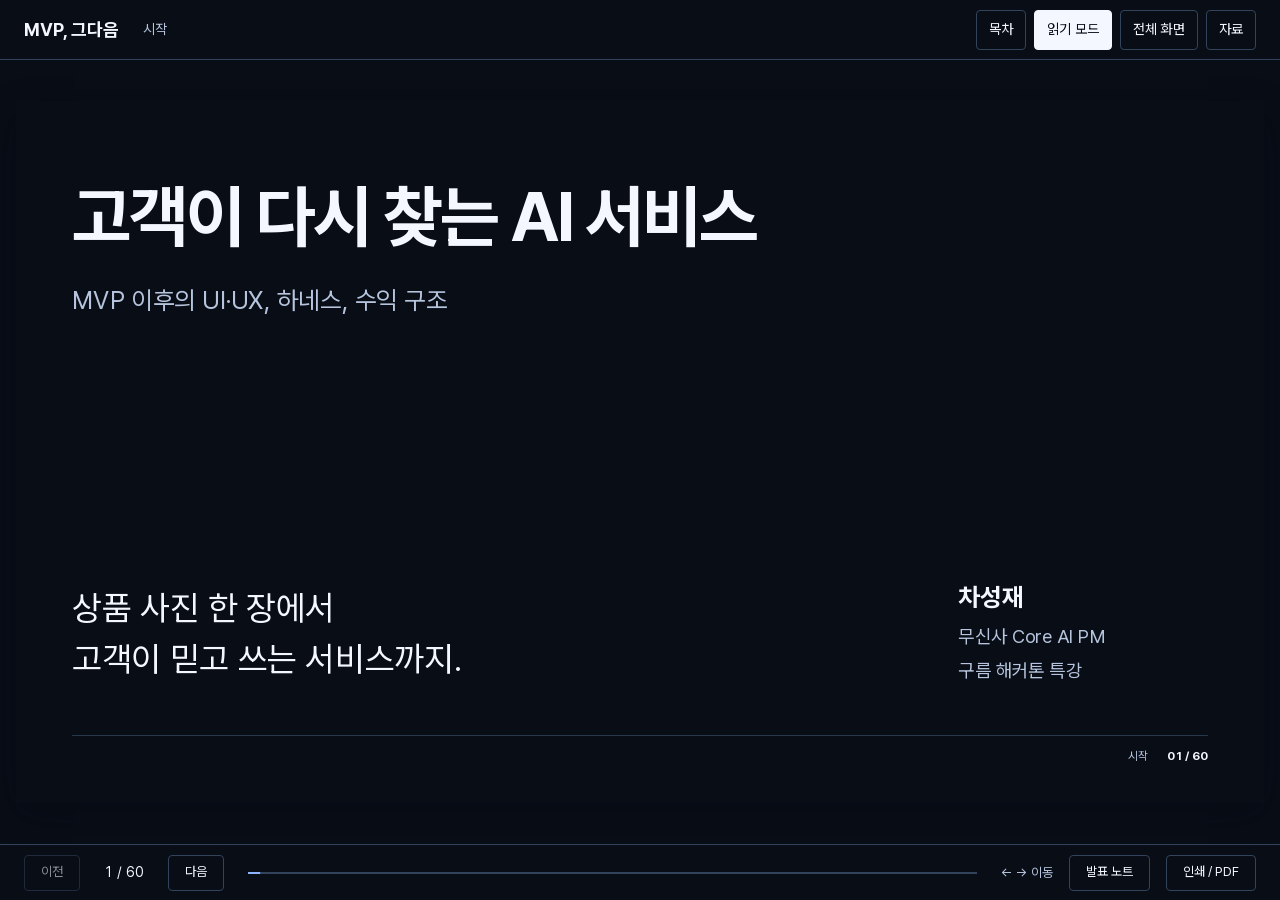
<file: index.html>
<!doctype html><html lang="ko"><head><meta charset="utf-8"><meta name="viewport" content="width=device-width, initial-scale=1"><meta name="description" content="차성재, AI Engineer 출신 무신사 Core AI PM. 금융·의료·교육·이커머스 산업 경험. 고객이 다시 찾는 AI 서비스: UI·UX, 하네스, MCP, 검증과 수익 구조를 하나의 셀러 서비스로 설명하는 60장 강의 자료."><meta name="theme-color" content="#080d16"><title>MVP, 그다음 | 고객이 다시 찾는 AI 서비스</title><link rel="preload" href="assets/fonts/PretendardVariable.woff2" as="font" type="font/woff2" crossorigin><link rel="stylesheet" href="style.css"></head><body><a class="skip" href="#deck">강의 내용으로 이동</a><header class="topbar"><a class="brand" href="#slide-1">MVP, 그다음</a><span class="current-section" aria-live="polite">구름 해커톤 특강</span><div class="toolbar"><button type="button" id="tocbtn" aria-expanded="false" aria-controls="toc">목차</button><button type="button" id="present" aria-pressed="false">발표 모드</button><button type="button" id="fullscreen">전체 화면</button><button type="button" id="resources">자료</button></div></header><nav id="toc" class="toc" hidden aria-label="강의 목차"><div class="toc-head"><h2>강의 목차</h2><button type="button" id="closetoc">닫기</button></div><label for="search">장표 검색</label><input id="search" type="search" placeholder="권한, 결제, UX, 저장소" autocomplete="off"><p class="toc-summary">본강의·Q&A 35장 / 부록 25장</p><div class="toc-links"><a href="#slide-1" data-go="0"><b>01</b><span>고객이 다시 찾는 AI 서비스</span><small>시작</small></a><a href="#slide-2" data-go="1"><b>02</b><span>차성재</span><small>시작</small></a><a href="#slide-3" data-go="2"><b>03</b><span>Contents</span><small>목차</small></a><a href="#slide-4" data-go="3"><b>04</b><span>JD를 제품의 기준으로 바꾸기</span><small>1. 문제와 기준</small></a><a href="#slide-5" data-go="4"><b>05</b><span>셀러의 일은 게시까지 이어집니다</span><small>1. 문제와 기준</small></a><a href="#slide-6" data-go="5"><b>06</b><span>작게 시작하되 끝까지 연결하기</span><small>1. 문제와 기준</small></a><a href="#slide-7" data-go="6"><b>07</b><span>한 번의 작업을 여섯 단계로 나누기</span><small>1. 문제와 기준</small></a><a href="#slide-8" data-go="7"><b>08</b><span>글로벌 서비스에서 가져올 동작</span><small>1. 문제와 기준</small></a><a href="#slide-9" data-go="8"><b>09</b><span>REA로 관찰을 명세로 바꾸기</span><small>1. 문제와 기준</small></a><a href="#slide-10" data-go="9"><b>10</b><span>같은 기능도 시작 화면이 달라집니다</span><small>2. 경험 설계</small></a><a href="#slide-11" data-go="10"><b>11</b><span>문장을 고치기 전에 약속을 고정하기</span><small>2. 경험 설계</small></a><a href="#slide-12" data-go="11"><b>12</b><span>서비스 하네스가 책임지는 일</span><small>2. 경험 설계</small></a><a href="#slide-13" data-go="12"><b>13</b><span>저장소는 맡길 일로 고릅니다</span><small>2. 경험 설계</small></a><a href="#slide-14" data-go="13"><b>14</b><span>로그인 다음에는 권한이 남습니다</span><small>2. 경험 설계</small></a><a href="#slide-15" data-go="14"><b>15</b><span>결제는 서버의 기록으로 확정합니다</span><small>2. 경험 설계</small></a><a href="#slide-16" data-go="15"><b>16</b><span>재시도 전에 기존 요청을 찾습니다</span><small>2. 경험 설계</small></a><a href="#slide-17" data-go="16"><b>17</b><span>실패한 화면에도 다음 행동이 있어야 합니다</span><small>2. 경험 설계</small></a><a href="#slide-18" data-go="17"><b>18</b><span>MCP로 제작 도구를 연결합니다</span><small>3. 생성과 운영</small></a><a href="#slide-19" data-go="18"><b>19</b><span>고객 서비스에는 API 경계를 둡니다</span><small>3. 생성과 운영</small></a><a href="#slide-20" data-go="19"><b>20</b><span>연결 방식마다 맡길 일이 다릅니다</span><small>3. 생성과 운영</small></a><a href="#slide-21" data-go="20"><b>21</b><span>서킷브레이커는 실패의 확산을 막습니다</span><small>3. 생성과 운영</small></a><a href="#slide-22" data-go="21"><b>22</b><span>재시도·차단·한도는 함께 설계합니다</span><small>3. 생성과 운영</small></a><a href="#slide-23" data-go="22"><b>23</b><span>복구의 기준은 원장과 작업 상태입니다</span><small>3. 생성과 운영</small></a><a href="#slide-24" data-go="23"><b>24</b><span>Claude와 Codex는 같은 명세를 봅니다</span><small>4. 검증과 수익</small></a><a href="#slide-25" data-go="24"><b>25</b><span>좋은 요청에는 검증 방법이 들어갑니다</span><small>4. 검증과 수익</small></a><a href="#slide-26" data-go="25"><b>26</b><span>고객이 겪을 순서로 테스트합니다</span><small>4. 검증과 수익</small></a><a href="#slide-27" data-go="26"><b>27</b><span>예쁜 결과에도 틀린 정보가 있습니다</span><small>4. 검증과 수익</small></a><a href="#slide-28" data-go="27"><b>28</b><span>무엇에 돈을 받을지 정합니다</span><small>4. 검증과 수익</small></a><a href="#slide-29" data-go="28"><b>29</b><span>성공 한 건의 비용으로 계산합니다</span><small>4. 검증과 수익</small></a><a href="#slide-30" data-go="29"><b>30</b><span>좋아졌다는 말에는 분모가 필요합니다</span><small>4. 검증과 수익</small></a><a href="#slide-31" data-go="30"><b>31</b><span>포트폴리오에는 판단의 흔적을 남깁니다</span><small>5. 포트폴리오와 출시</small></a><a href="#slide-32" data-go="31"><b>32</b><span>48시간에는 핵심 경로부터 고칩니다</span><small>5. 포트폴리오와 출시</small></a><a href="#slide-33" data-go="32"><b>33</b><span>3분 시연으로 정상과 복구를 보여주세요</span><small>5. 포트폴리오와 출시</small></a><a href="#slide-34" data-go="33"><b>34</b><span>출시 전에 고객의 약속을 다시 봅니다</span><small>5. 포트폴리오와 출시</small></a><a href="#slide-35" data-go="34"><b>35</b><span>Q&amp;A</span><small>Q&amp;A</small></a><a href="#slide-36" data-go="35"><b>36</b><span>참고 저장소를 읽는 방법</span><small>부록 / 저장소</small></a><a href="#slide-37" data-go="36"><b>37</b><span>사람에게 읽히는 글과 화면의 도구</span><small>부록 / 저장소</small></a><a href="#slide-38" data-go="37"><b>38</b><span>커머스·결제의 업무 규칙을 참고하기</span><small>부록 / 저장소</small></a><a href="#slide-39" data-go="38"><b>39</b><span>도메인이 달라도 상태 설계는 남습니다</span><small>부록 / 저장소</small></a><a href="#slide-40" data-go="39"><b>40</b><span>실행·검증 도구의 역할 구분</span><small>부록 / 저장소</small></a><a href="#slide-41" data-go="40"><b>41</b><span>별 개수와 도입 판단을 분리하기</span><small>부록 / 저장소</small></a><a href="#slide-42" data-go="41"><b>42</b><span>권한 검증에 쓸 최소 행렬</span><small>부록 / 구현</small></a><a href="#slide-43" data-go="42"><b>43</b><span>결제 원장과 생성 원장을 나눕니다</span><small>부록 / 구현</small></a><a href="#slide-44" data-go="43"><b>44</b><span>응답 유실을 별도 상태로 둡니다</span><small>부록 / 구현</small></a><a href="#slide-45" data-go="44"><b>45</b><span>서킷브레이커의 구현 경계</span><small>부록 / 구현</small></a><a href="#slide-46" data-go="45"><b>46</b><span>MCP 실습의 연결 순서</span><small>부록 / 연동</small></a><a href="#slide-47" data-go="46"><b>47</b><span>생성 기능을 제품의 작업으로 묶기</span><small>부록 / 연동</small></a><a href="#slide-48" data-go="47"><b>48</b><span>공식 데모에서 읽을 수 있는 설계</span><small>부록 / 연동</small></a><a href="#slide-49" data-go="48"><b>49</b><span>한국어 UX Writing의 편집 계약</span><small>부록 / UI·UX</small></a><a href="#slide-50" data-go="49"><b>50</b><span>문구와 기능을 함께 바꾸는 예시</span><small>부록 / UI·UX</small></a><a href="#slide-51" data-go="50"><b>51</b><span>JD에서 포트폴리오로 이어지는 양식</span><small>부록 / 포트폴리오</small></a><a href="#slide-52" data-go="51"><b>52</b><span>REA를 사용하는 조사 절차</span><small>부록 / 리서치</small></a><a href="#slide-53" data-go="52"><b>53</b><span>평가 세트에는 곤란한 입력을 넣습니다</span><small>부록 / 검증</small></a><a href="#slide-54" data-go="53"><b>54</b><span>비용 가정과 출시 기준을 남깁니다</span><small>부록 / 비용</small></a><a href="#slide-55" data-go="54"><b>55</b><span>강연 자료와 검증 양식</span><small>부록 / 자료</small></a><a href="#slide-56" data-go="55"><b>56</b><span>참고 문헌 1</span><small>참고 문헌</small></a><a href="#slide-57" data-go="56"><b>57</b><span>참고 문헌 2</span><small>참고 문헌</small></a><a href="#slide-58" data-go="57"><b>58</b><span>참고 문헌 3</span><small>참고 문헌</small></a><a href="#slide-59" data-go="58"><b>59</b><span>참고 문헌 4</span><small>참고 문헌</small></a><a href="#slide-60" data-go="59"><b>60</b><span>참고 문헌 5</span><small>참고 문헌</small></a></div><p class="search-empty" hidden>일치하는 장표가 없습니다.</p></nav><main id="deck" tabindex="-1"><div class="deck-page" id="slide-1" data-index="0" data-section="시작"><section class="slide theme-dark cover " aria-labelledby="title-1"><header class="slide-head"><h1 id="title-1">고객이 다시 찾는 AI 서비스</h1><p class="subtitle">MVP 이후의 UI·UX, 하네스, 수익 구조</p></header><div class="slide-body"><div class="cover-bottom"><p class="cover-premise">상품 사진 한 장에서<br>고객이 믿고 쓰는 서비스까지.</p><div class="cover-credit"><b>차성재</b><p>무신사 Core AI PM</p><p>구름 해커톤 특강</p></div></div></div><footer class="slide-footer"><div class="footrefs"></div><span class="folio"><span>시작</span><b>01 / 60</b></span></footer><aside class="notes" hidden><h2>발표자 노트</h2><p>오늘은 셀러가 상품 콘텐츠를 만드는 하나의 사례를 끝까지 따라갑니다. 생성 기능 자체보다 입력, 검수, 결제, 실패 복구가 어떻게 이어져야 하는지 보겠습니다. Seller Studio는 강의를 위해 설계한 가상 서비스입니다. 실제 매출이나 사용자 성과를 주장하는 자료는 아닙니다.</p></aside></section></div><div class="deck-page" id="slide-2" data-index="1" data-section="시작"><section class="slide theme-dark  " aria-labelledby="title-2"><header class="slide-head"><h2 id="title-2">차성재</h2><p class="subtitle">AI Engineer 출신 AI PM</p></header><div class="slide-body"><div class="bio"><div><h3>무신사 Core AI PM</h3><p class="lead">Agent Chat, GEO,<br>모두의AI 서비스 담당</p></div><div><h3>아주대 AI대학원 겸임교수</h3><p>MLOps &amp; LLMOps</p><h3>서울시립대 스마트시티대학원 강사</h3><p>전 겸임교수 / DataAnalysis &amp; ML</p></div></div><p class="statement">금융·의료·교육·이커머스 산업에서 일해 왔습니다.</p></div><footer class="slide-footer"><div class="footrefs"></div><span class="folio"><span>시작</span><b>02 / 60</b></span></footer><aside class="notes" hidden><h3>발표자 노트</h3><p>AI Engineer 출신 AI PM으로 금융, 의료, 교육, 이커머스 산업에서 일해 왔습니다. 현재 무신사 Core AI PM으로 Agent Chat, GEO, 모두의AI 서비스를 담당합니다. 아주대 AI대학원에서는 MLOps와 LLMOps를, 서울시립대 스마트시티대학원에서는 DataAnalysis와 ML을 강의합니다. 오늘 소개하는 사례는 특정 회사의 내부 구현을 공개하는 내용이 아닌 교육용 설계입니다.</p></aside></section></div><div class="deck-page" id="slide-3" data-index="2" data-section="목차"><section class="slide theme-light  " aria-labelledby="title-3"><header class="slide-head"><h2 id="title-3">Contents</h2><p class="subtitle">문제 정의에서 출시 판단까지, 하나의 서비스로 연결합니다</p></header><div class="slide-body"><div class="contents"><a href="#slide-4" data-go="3"><span>01</span><b>문제와 기준</b><p>고객의 일 / JD / 벤치마크</p><em>04~09</em></a><a href="#slide-10" data-go="9"><span>02</span><b>경험 설계</b><p>UI / UX Writing / 서비스 하네스</p><em>10~17</em></a><a href="#slide-18" data-go="17"><span>03</span><b>생성과 운영</b><p>MCP / API / 장애 복구</p><em>18~23</em></a><a href="#slide-24" data-go="23"><span>04</span><b>검증과 수익</b><p>Claude·Codex / 테스트 / 비용</p><em>24~30</em></a><a href="#slide-31" data-go="30"><span>05</span><b>포트폴리오와 출시</b><p>증거 / 개선 계획 / 시연</p><em>31~35</em></a></div></div><footer class="slide-footer"><div class="footrefs"></div><span class="folio"><span>목차</span><b>03 / 60</b></span></footer><aside class="notes" hidden><h3>발표자 노트</h3><p>본강의는 약 45분입니다. 첫째, 어떤 고객 문제를 풀지 정합니다. 둘째, 그 사람이 이해하고 끝낼 수 있는 경험을 설계합니다. 셋째, 외부 AI와 결제를 연결하고 장애를 다룹니다. 넷째, 테스트와 비용으로 현실성을 확인합니다. 마지막으로 이를 포트폴리오와 시연에 담습니다. 질의응답은 15~20분, 상세 저장소와 양식은 부록에서 찾아볼 수 있습니다.</p></aside></section></div><div class="deck-page" id="slide-4" data-index="3" data-section="1. 문제와 기준"><section class="slide theme-light  " aria-labelledby="title-4"><header class="slide-head"><h2 id="title-4">JD를 제품의 기준으로 바꾸기</h2><p class="subtitle">원하는 도메인의 채용공고에서, 내가 증명할 역량을 찾습니다</p></header><div class="slide-body"><div class="tablewrap"><table class=""><thead><tr><th scope="col">Shopify PM 공고에서 확인한 요구</th><th scope="col">이 사례에서 만들 증거</th></tr></thead><tbody><tr><td data-label="Shopify PM 공고에서 확인한 요구"><span class="cell-value">셀러를 직접 만나 문제 이해</span></td><td data-label="이 사례에서 만들 증거"><span class="cell-value">인터뷰 메모 → 반복되는 콘텐츠 수정 업무</span></td></tr><tr><td data-label="Shopify PM 공고에서 확인한 요구"><span class="cell-value">AI로 빠르게 프로토타입 제작</span></td><td data-label="이 사례에서 만들 증거"><span class="cell-value">입력부터 검수까지 이어지는 사용 가능한 화면</span></td></tr><tr><td data-label="Shopify PM 공고에서 확인한 요구"><span class="cell-value">직접 온보딩하며 제품 사용</span></td><td data-label="이 사례에서 만들 증거"><span class="cell-value">새 계정·빈 데이터·실패 상황의 테스트 기록</span></td></tr><tr><td data-label="Shopify PM 공고에서 확인한 요구"><span class="cell-value">데이터와 셀러 의견으로 판단</span></td><td data-label="이 사례에서 만들 증거"><span class="cell-value">완료율·재작업·성공 한 건 비용의 전후 비교</span></td></tr></tbody></table></div><p class="caption">왼쪽은 공식 JD의 요약, 오른쪽은 강연자의 포트폴리오 설계 제안입니다. 채용 요건·공고 상태는 지원 시 다시 확인하세요.</p></div><footer class="slide-footer"><div class="footrefs"><a href="https://www.shopify.com/careers/product-management_a69fc195-de20-42f5-868d-2cf7d7182836" target="_blank" rel="noopener">Shopify / Product Management JD</a></div><span class="folio"><span>1. 문제와 기준</span><b>04 / 60</b></span></footer><aside class="notes" hidden><h3>발표자 노트</h3><p>채용공고의 도구 이름을 모아 설치하는 데서 끝내지 않습니다. 셀러 이해, 빠른 구현, 직접 사용, 데이터 판단이라는 요구를 내가 보여줄 수 있는 산출물로 바꿉니다. 목표 공고 여러 개를 같은 방식으로 정리하면 자주 등장하는 역량과 나의 빈칸이 드러납니다. 오늘의 사례는 커머스 PM 관점으로 이 과정을 시연합니다.</p></aside></section></div><div class="deck-page" id="slide-5" data-index="4" data-section="1. 문제와 기준"><section class="slide theme-blue  " aria-labelledby="title-5"><header class="slide-head"><h2 id="title-5">셀러의 일은 게시까지 이어집니다</h2><p class="subtitle">기능 목록보다, 고객이 오늘 마쳐야 하는 일을 먼저 적습니다</p></header><div class="slide-body"><div class="quote-stage"><blockquote>“사진은 있는데,<br>오늘 올릴 광고는 아직 없어요.”</blockquote><div><h3>고객 상황</h3><p class="">작은 브랜드의 운영자. 촬영·상세페이지·CS를 함께 맡습니다.</p><h3>막히는 지점</h3><p class="">상품 설명을 줄이고, 형식을 바꾸고, 틀린 표현을 다시 고칩니다.</p><h3>완료의 기준</h3><p class="">상품 사실을 확인한 초안을 저장하고, 게시할 파일을 가져갑니다.</p></div></div><p class="caption">강연용 고객 가설입니다. 실제 인터뷰 인용이 아니며, 인터뷰에서 빈도와 지불 의사를 검증해야 합니다.</p></div><footer class="slide-footer"><div class="footrefs"></div><span class="folio"><span>1. 문제와 기준</span><b>05 / 60</b></span></footer><aside class="notes" hidden><h3>발표자 노트</h3><p>“AI 영상 생성기”는 솔루션 이름입니다. 고객 문제는 마감 전에 상품에 맞는 광고를 준비하는 일입니다. 도구가 파일을 생성해도 상품 색이 바뀌거나 사실에 없는 기능이 들어가면 다시 일을 해야 합니다. 이 가설을 확인할 때는 최근 광고를 만들었던 실제 과정을 물어보고, 다시 고친 부분과 걸린 시간을 기록합니다.</p></aside></section></div><div class="deck-page" id="slide-6" data-index="5" data-section="1. 문제와 기준"><section class="slide theme-light  " aria-labelledby="title-6"><header class="slide-head"><h2 id="title-6">작게 시작하되 끝까지 연결하기</h2><p class="subtitle">Seller Studio / 소규모 커머스 팀을 위한 콘텐츠 제작 서비스</p></header><div class="slide-body"><div class="cols "><div><h3>첫 고객</h3><p class="">주 2회 이상 상품 콘텐츠를 만드는 1~3인 브랜드 팀.</p><h3>첫 작업</h3><p class="">상품 사진과 사실을 입력하고 세로 광고 초안을 검수·저장합니다.</p></div><div><h3>첫 유료 가치</h3><p class="">브랜드 표현을 다시 쓰고, 팀이 검수한 결과를 다음 작업에 재사용합니다.</p><h3>이번 범위</h3><p class="">카피 → 영상 요청 → 검수 → 다운로드. 광고 자동 집행은 후속 단계입니다.</p></div></div><p class="statement">가설: 다시 고치는 시간을 줄이면, 다음 상품에도 쓸 이유가 생깁니다.</p></div><footer class="slide-footer"><div class="footrefs"></div><span class="folio"><span>1. 문제와 기준</span><b>06 / 60</b></span></footer><aside class="notes" hidden><h3>발표자 노트</h3><p>아주 많은 업종과 출력 형식을 한 번에 지원하지 않습니다. 먼저 소규모 브랜드의 상품 한 종류와 세로 광고 한 형식에 집중합니다. 첫 유료 가치는 영상 파일 개수만이 아니라 브랜드 규칙과 검수 이력의 재사용입니다. 이 가설은 고객의 반복 사용과 결제 의사로 검증합니다.</p></aside></section></div><div class="deck-page" id="slide-7" data-index="6" data-section="1. 문제와 기준"><section class="slide theme-dark  " aria-labelledby="title-7"><header class="slide-head"><h2 id="title-7">한 번의 작업을 여섯 단계로 나누기</h2><p class="subtitle">중간에 나가도, 다시 들어와도, 같은 작업이 이어져야 합니다</p></header><div class="slide-body"><ol class="ribbon"><li><b>상품 등록</b><span>사진·사실 입력</span></li><li><b>카피 검수</b><span>근거와 표현 확인</span></li><li><b>비용 확인</b><span>잔액·한도 확인</span></li><li><b>영상 제작</b><span>작업 번호 발급</span></li><li><b>결과 검수</b><span>색·문구·형식 확인</span></li><li><b>저장·다운로드</b><span>다음 작업에 재사용</span></li></ol><div class="cols "><div><h3>고객에게 보이는 것</h3><p class="">현재 상태, 저장 여부, 비용, 다음 행동.</p></div><div><h3>서비스가 기억할 것</h3><p class="">workspace_id, job_id, 요청 내용, 공급사 request_id, 사용량 원장.</p></div></div><p class="caption">교육용 설계. 과금 정책은 “생성 성공 시 사용량 확정”으로 가정하며 실행 전에 화면에 표시합니다.</p></div><footer class="slide-footer"><div class="footrefs"></div><span class="folio"><span>1. 문제와 기준</span><b>07 / 60</b></span></footer><aside class="notes" hidden><h3>발표자 노트</h3><p>작업 번호는 사용자가 페이지를 닫아도 이어가기 위한 연결점입니다. 공급사 요청 번호와 우리 작업 번호를 따로 기록합니다. 비용 확인과 결과 검수도 하나의 작업 흐름에 들어갑니다. 뒤에서 장애가 발생했을 때 이 여섯 단계 중 어디까지 완료됐는지 다시 찾아오겠습니다.</p></aside></section></div><div class="deck-page" id="slide-8" data-index="7" data-section="1. 문제와 기준"><section class="slide theme-light image-compare " aria-labelledby="title-8"><header class="slide-head"><h2 id="title-8">글로벌 서비스에서 가져올 동작</h2><p class="subtitle">Creatify와 Higgsfield의 공개 화면을 직접 관찰했습니다</p></header><div class="slide-body"><div class="cols "><div><figure><img src="assets/cases-v5/creatify-url.jpg" alt="Creatify의 상품 URL 입력, 예시 시작, 수동 입력 화면" width="1280" height="720" decoding="async"><figcaption>Creatify / 공개 입력 화면 / 2026.11.17</figcaption></figure><h3>입력 부담을 줄이는 Creatify</h3><p class="">상품 URL, 샘플, 수동 입력을 같은 시작점에서 제공합니다.</p></div><div><figure><img src="assets/cases-v5/higgsfield-ugc.jpg" alt="Higgsfield의 상품 리뷰 UGC 예시와 참조 이미지 입력 화면" width="1280" height="720" decoding="async"><figcaption>Higgsfield / 공식 UGC 데모 / 2026.11.17</figcaption></figure><h3>참조와 결과를 함께 보여주는 Higgsfield</h3><p class="">레퍼런스 자료와 제작 흐름을 연결합니다.</p></div></div><p class="caption">이미지는 각 서비스의 실제 공개 화면입니다. 생성 실행이나 성과 검증을 했다는 의미는 아닙니다.</p></div><footer class="slide-footer"><div class="footrefs"><a href="https://app.creatify.ai/tool/link-to-video?classic=true" target="_blank" rel="noopener">Creatify / URL to Video</a> / <a href="https://higgsfield.ai/ko/mcp/ugc-flow?tab=claude" target="_blank" rel="noopener">Higgsfield / Product review UGC</a></div><span class="folio"><span>1. 문제와 기준</span><b>08 / 60</b></span></footer><aside class="notes" hidden><h3>발표자 노트</h3><p>공개 화면에서 직접 확인할 수 있는 사실부터 기록합니다. Creatify는 URL과 샘플이라는 두 출발점을 제공합니다. Higgsfield는 결과 예시 옆에 참조 자료를 넣는 영역을 둡니다. 이 화면만으로 내부 기술 구조나 전환율을 알 수는 없습니다. 우리는 시작 부담과 입력 맥락이라는 동작을 우리 문제에 맞게 가져옵니다.</p></aside></section></div><div class="deck-page" id="slide-9" data-index="8" data-section="1. 문제와 기준"><section class="slide theme-light  " aria-labelledby="title-9"><header class="slide-head"><h2 id="title-9">REA로 관찰을 명세로 바꾸기</h2><p class="subtitle">화면을 따라 그리기 전에 상태, 경계, 복구 규칙을 정리합니다</p></header><div class="slide-body"><div class="tablewrap"><table class=""><thead><tr><th scope="col">구분</th><th scope="col">기록 예시</th><th scope="col">우리 서비스의 결정</th></tr></thead><tbody><tr><td data-label="구분"><span class="cell-value">관찰</span></td><td data-label="기록 예시"><span class="cell-value">Creatify에 샘플·수동 입력 경로가 보임</span></td><td data-label="우리 서비스의 결정"><span class="cell-value">첫 방문에 샘플 상품으로 시작 가능</span></td></tr><tr><td data-label="구분"><span class="cell-value">가설</span></td><td data-label="기록 예시"><span class="cell-value">예시가 초기 입력 부담을 줄일 수 있음</span></td><td data-label="우리 서비스의 결정"><span class="cell-value">첫 작업 완료율로 확인</span></td></tr><tr><td data-label="구분"><span class="cell-value">역공학 질문</span></td><td data-label="기록 예시"><span class="cell-value">재접속 시 상태·결과가 어디에 남는가</span></td><td data-label="우리 서비스의 결정"><span class="cell-value">job_id로 조회하고 기존 작업으로 복귀</span></td></tr><tr><td data-label="구분"><span class="cell-value">구현 명세</span></td><td data-label="기록 예시"><span class="cell-value">미확인 동작을 약속으로 만들지 않음</span></td><td data-label="우리 서비스의 결정"><span class="cell-value">실패·재시도·저장에 인수 조건 작성</span></td></tr></tbody></table></div><p class="repo-caption"><a href="https://github.com/morluto/rea" target="_blank" rel="noopener">REA</a> / 464,011 stars / 웹·JS·바이너리 조사용 에이전트 도구</p><p class="caption">이번 벤치마크는 공개 화면·문서 관찰입니다. REA 실행 결과가 아니며, 내부 구현은 추정하지 않았습니다. REA 적용 절차는 부록 52쪽. 용어: Reverse Engineering Agent.</p></div><footer class="slide-footer"><div class="footrefs"><a href="https://github.com/morluto/rea" target="_blank" rel="noopener">morluto/rea</a> / <a href="https://app.creatify.ai/tool/link-to-video?classic=true" target="_blank" rel="noopener">Creatify / URL to Video</a></div><span class="folio"><span>1. 문제와 기준</span><b>09 / 60</b></span></footer><aside class="notes" hidden><h3>발표자 노트</h3><p>REA 같은 도구의 목적은 동작을 이해할 증거를 모으는 것입니다. 공개 화면 관찰과 허용된 코드 분석을 구분하고, 본 사실과 가설을 다른 칸에 적습니다. 이번 자료에서는 공개 UI와 문서를 관찰했고 REA를 실행한 결과로 포장하지 않았습니다. 내부 저장 구조나 결제 구현을 알 수 없으므로 우리 설계의 인수 조건을 별도로 만듭니다.</p></aside></section></div><div class="deck-page" id="slide-10" data-index="9" data-section="2. 경험 설계"><section class="slide theme-light ux-compare " aria-labelledby="title-10"><header class="slide-head"><h2 id="title-10">같은 기능도 시작 화면이 달라집니다</h2><p class="subtitle">AS-IS → TO-BE / 고객이 준비할 것과 다음 행동을 구체적으로</p></header><div class="slide-body"><div class="compare-labels"><b>AS-IS / 기능 중심</b><b>TO-BE / 작업 중심</b></div><div class="cols "><div><div class="mock mock-before"><div class="mock-top">Seller Studio</div><h3>AI로 마케팅을 혁신하세요</h3><p>혁신적인 기술로 무한한 가능성을 경험하세요.</p><div class="fakefield">무엇이든 입력하세요…</div><div class="fakebutton secondary">생성하기</div><p class="mock-help">생성 중입니다. 잠시만 기다려 주세요.</p></div></div><div><div class="mock"><div class="mock-top">Seller Studio <span>초안 자동 저장됨</span></div><h3>상품 사진으로 광고 초안 만들기</h3><div class="mock-grid"><div><b>상품 정보</b><div class="fakefield">데일리 토트백 / 네이비</div><p class="mock-help">제공된 사실: 면 100%, 가로 34cm<br>방수 기능: 확인되지 않음</p><div class="fakefield">사진 3장 선택됨 / 교체 가능</div></div><div><b>제작 조건</b><p>세로형 9:16 / 목표 길이 15초<br>카피 초안을 먼저 확인합니다.</p><p class="mock-help">영상 생성 전 예상 비용과 한도를 확인합니다.</p></div></div><div class="fakebutton">카피 초안 확인하기</div></div></div></div><p class="caption">두 화면 모두 강연용 설계 예시입니다. “자동 저장됨”은 저장 응답을 받은 상태에서만 표시하는 계약입니다.</p></div><footer class="slide-footer"><div class="footrefs"><a href="https://github.com/pbakaus/impeccable/blob/main/plugin/skills/impeccable/reference/clarify.md" target="_blank" rel="noopener">Impeccable / Clarify</a> / <a href="https://github.com/blader/humanizer" target="_blank" rel="noopener">blader/humanizer</a></div><span class="folio"><span>2. 경험 설계</span><b>10 / 60</b></span></footer><aside class="notes" hidden><h3>발표자 노트</h3><p>왼쪽은 생성 버튼은 있지만 무엇을 준비하고 무엇을 얻는지 알기 어렵습니다. 오른쪽은 입력한 상품 사실과 확인되지 않은 주장을 분리하고 카피 검수를 먼저 제공합니다. 사람 같은 표현은 감탄사를 넣는 일이 아닙니다. 고객이 지금 결정할 수 있게 만드는 정보와 동사를 고르는 일입니다. 저장 완료 같은 약속은 실제 서버 응답과 일치해야 합니다.</p></aside></section></div><div class="deck-page" id="slide-11" data-index="10" data-section="2. 경험 설계"><section class="slide theme-dark  " aria-labelledby="title-11"><header class="slide-head"><h2 id="title-11">문장을 고치기 전에 약속을 고정하기</h2><p class="subtitle">Humanizer와 Impeccable을 사실·상태·행동의 검토 흐름에 넣습니다</p></header><div class="slide-body"><div class="repo-split"><div class="repo-text"><ol class="steps"><li><b>사실을 먼저 고정</b><span>상품 속성·과금·저장 조건을 확정합니다.</span></li><li><b>문장을 다듬기</b><span>과장과 반복을 덜고 실제 행동을 씁니다.</span></li><li><b>상태와 맞추기</b><span>저장·반환 안내를 서버 기록과 대조합니다.</span></li><li><b>같은 과제로 확인</b><span>시작과 실패 복구를 설명 없이 해봅니다.</span></li></ol><p class="repo-caption"><a href="https://github.com/blader/humanizer" target="_blank" rel="noopener">Humanizer</a> / 69,888 Stars / 문장 편집　<a href="https://github.com/pbakaus/impeccable" target="_blank" rel="noopener">Impeccable</a> / 111,349 Stars / UI·문구 검토</p></div><aside class="repo-visual"><figure><img src="assets/repos-v5/humanizer-readme.jpg" alt="Humanizer / README 전후 예시" width="904" height="600" decoding="async"><figcaption><a href="https://github.com/blader/humanizer#humanizer" target="_blank" rel="noopener">Humanizer / README 전후 예시</a></figcaption></figure><p class="visual-insight">말투를 정리한 뒤, 사실과 기능의 약속이 바뀌지 않았는지 확인합니다.</p></aside></div><p class="caption">Stars: 2026.11.17 API 스냅샷. 캡처의 반올림·실시간 표시와 차이가 있을 수 있습니다. 출처 없는 사실·보장·수치 추가를 금지합니다.</p></div><footer class="slide-footer"><div class="footrefs"><a href="https://github.com/blader/humanizer/releases/tag/v4.0.0" target="_blank" rel="noopener">Humanizer / v4.0.0 릴리스</a> / <a href="https://github.com/pbakaus/impeccable/blob/main/plugin/skills/impeccable/reference/clarify.md" target="_blank" rel="noopener">Impeccable / Clarify</a></div><span class="folio"><span>2. 경험 설계</span><b>11 / 60</b></span></footer><aside class="notes" hidden><h3>발표자 노트</h3><p>영어의 AI 말투 패턴 목록을 한국어에 기계적으로 대입하지 않습니다. 실제 고객의 말과 제품 용어를 우선합니다. Humanizer는 편집을 돕지만 사실 검증 도구가 아닙니다. 특히 최신 v4는 구체적 정보를 더할 수 있어, 이 작업의 프롬프트에는 출처에 없는 사실과 보장을 추가하지 말라고 명시합니다. 다음 단계에서 기능 계약과 문장을 함께 검수합니다.</p></aside></section></div><div class="deck-page" id="slide-12" data-index="11" data-section="2. 경험 설계"><section class="slide theme-blue  " aria-labelledby="title-12"><header class="slide-head"><h2 id="title-12">서비스 하네스가 책임지는 일</h2><p class="subtitle">이 강연에서의 하네스: 모델 주변의 실행·검증·운영 장치</p></header><div class="slide-body"><div class="architecture"><div class="architecture-row"><b>고객의 작업</b><span>상품 입력 → 초안 검수 → 생성 요청 → 결과 저장</span></div><div class="architecture-row core"><b>서비스 하네스</b><span>인증·권한 / 비용 한도 / 작업 상태 / 재시도·차단 / 검증·기록</span></div><div class="architecture-row"><b>외부 실행 도구</b><span>이미지·영상 API / 결제 API / 저장소 / 알림</span></div></div><p class="statement">좋은 결과가 한 번 나온 뒤에도, 같은 약속을 지키게 만듭니다.</p><p class="caption">개념 정의와 아키텍처는 강연자의 설계 제안. 코드 실행을 관리하는 “에이전트 하네스”와 구분합니다.</p></div><footer class="slide-footer"><div class="footrefs"></div><span class="folio"><span>2. 경험 설계</span><b>12 / 60</b></span></footer><aside class="notes" hidden><h3>발표자 노트</h3><p>모델은 문장이나 이미지를 만들지만 누구의 자료인지, 돈을 받아도 되는지, 중복 생성인지까지 자동으로 책임지지 않습니다. 이 강연에서는 그 주변 장치를 서비스 하네스라고 부릅니다. Claude나 Codex의 작업 환경을 뜻하는 에이전트 하네스와도 구분합니다. 뒤의 저장소들은 이 역할 중 일부를 구현하거나 참고할 수 있는 재료입니다.</p></aside></section></div><div class="deck-page" id="slide-13" data-index="12" data-section="2. 경험 설계"><section class="slide theme-light repo-reference " aria-labelledby="title-13"><header class="slide-head"><h2 id="title-13">저장소는 맡길 일로 고릅니다</h2><p class="subtitle">Seller Studio의 시작 구성 / 대안까지 모두 설치할 필요는 없습니다</p></header><div class="slide-body"><div class="repo-split"><div class="repo-text"><div class="tablewrap"><table class=""><thead><tr><th scope="col">역할 / 저장소 · Stars</th><th scope="col">직접 설계할 부분</th></tr></thead><tbody><tr><td data-label="역할 / 저장소 · Stars"><span class="cell-value">인증 / <a href="https://github.com/better-auth/better-auth" target="_blank" rel="noopener">Better Auth</a> · 30,760</span></td><td data-label="직접 설계할 부분"><span class="cell-value">자료별 workspace 권한</span></td></tr><tr><td data-label="역할 / 저장소 · Stars"><span class="cell-value">결제 / <a href="https://github.com/stripe/ai" target="_blank" rel="noopener">Stripe AI</a> · 2,068</span></td><td data-label="직접 설계할 부분"><span class="cell-value">웹훅 원장·중복 지급 방지</span></td></tr><tr><td data-label="역할 / 저장소 · Stars"><span class="cell-value">작업 실행 / <a href="https://github.com/triggerdotdev/trigger.dev" target="_blank" rel="noopener">Trigger.dev</a> · 16,774</span></td><td data-label="직접 설계할 부분"><span class="cell-value">외부 요청과 우리 작업의 대응</span></td></tr><tr><td data-label="역할 / 저장소 · Stars"><span class="cell-value">시나리오 / <a href="https://github.com/microsoft/playwright" target="_blank" rel="noopener">Playwright</a> · 100,348</span></td><td data-label="직접 설계할 부분"><span class="cell-value">인수 조건·실패 경로 테스트</span></td></tr><tr><td data-label="역할 / 저장소 · Stars"><span class="cell-value">AI 평가 / <a href="https://github.com/promptfoo/promptfoo" target="_blank" rel="noopener">promptfoo</a> · 27,327</span></td><td data-label="직접 설계할 부분"><span class="cell-value">상품 사실·금지 표현 평가 세트</span></td></tr></tbody></table></div></div><aside class="repo-visual"><figure><img src="assets/repos-v5/trigger-trace.jpg" alt="Trigger.dev / 실행 추적" width="1280" height="720" decoding="async"><figcaption><a href="https://trigger.dev/product/observability-and-monitoring" target="_blank" rel="noopener">Trigger.dev / 실행 추적</a></figcaption></figure><p class="visual-insight">어느 작업에서 멈췄는지 보고, 같은 작업 번호로 원인과 결과를 찾습니다.</p></aside></div><p class="caption">Stars: GitHub API, 2026.11.17 KST. 관심도 지표입니다. 분야·라이선스·업데이트 시점은 부록 36~41쪽에서 비교합니다.</p></div><footer class="slide-footer"><div class="footrefs"><a href="https://github.com/better-auth/better-auth" target="_blank" rel="noopener">better-auth/better-auth</a> / <a href="https://github.com/triggerdotdev/trigger.dev" target="_blank" rel="noopener">triggerdotdev/trigger.dev</a> / <a href="https://github.com/microsoft/playwright" target="_blank" rel="noopener">microsoft/playwright</a></div><span class="folio"><span>2. 경험 설계</span><b>13 / 60</b></span></footer><aside class="notes" hidden><h3>발표자 노트</h3><p>다섯 개의 저장소를 모두 같은 종류의 하네스라고 부르지 않습니다. 인증 프레임워크, 결제 스킬, 작업 플랫폼, 테스트 도구, 평가 도구입니다. 별 개수는 관심도를 보여주지만 우리 업무에 맞는지 말해주지는 않습니다. 인증 라이브러리를 도입한 뒤에도 워크스페이스별 접근 권한은 직접 설계하고 테스트해야 합니다.</p></aside></section></div><div class="deck-page" id="slide-14" data-index="13" data-section="2. 경험 설계"><section class="slide theme-light  " aria-labelledby="title-14"><header class="slide-head"><h2 id="title-14">로그인 다음에는 권한이 남습니다</h2><p class="subtitle">세션이 유효해도 다른 팀의 상품은 열 수 없어야 합니다</p></header><div class="slide-body"><div class="cols "><div><h3>정상 경로</h3><ol class="ribbon"><li><b>로그인</b><span>세션 확인</span></li><li><b>팀 선택</b><span>멤버십 확인</span></li><li><b>상품 조회</b><span>자료의 팀과 대조</span></li></ol><p class="">서버에서 매 요청마다 사용자·역할·자료 소유 팀을 확인합니다.</p></div><div><h3>꼭 깨뜨려 볼 경로</h3><ul class="bullets"><li>A팀 사용자가 B팀 job_id로 결과 조회</li><li>로그아웃한 세션으로 다운로드 요청</li><li>탈퇴한 멤버가 오래된 링크 재사용</li><li>결제자와 편집자의 실행 권한 혼동</li></ul></div></div><p class="caption">Better Auth는 인증과 조직 기능의 기반입니다. 데이터 접근·다운로드 URL 발급 규칙은 서비스가 구현하고 검증합니다.</p></div><footer class="slide-footer"><div class="footrefs"><a href="https://www.better-auth.com/docs/reference/security" target="_blank" rel="noopener">Better Auth / Security</a> / <a href="https://www.better-auth.com/docs/plugins/organization" target="_blank" rel="noopener">Better Auth / Organization</a></div><span class="folio"><span>2. 경험 설계</span><b>14 / 60</b></span></footer><aside class="notes" hidden><h3>발표자 노트</h3><p>인증은 누구인지 확인하는 일이고 인가는 지금 이 자료에 무엇을 할 수 있는지 확인하는 일입니다. 브라우저에서 버튼을 숨기는 것만으로는 충분하지 않습니다. 두 개의 테스트 팀과 서로 다른 자료를 준비해서 API와 다운로드 링크를 직접 검증합니다. 서명 URL은 발급 시 권한 확인과 짧은 만료를 두고, 발급된 URL의 즉시 회수 가능성은 저장소 방식에 따라 검토합니다.</p></aside></section></div><div class="deck-page" id="slide-15" data-index="14" data-section="2. 경험 설계"><section class="slide theme-dark  " aria-labelledby="title-15"><header class="slide-head"><h2 id="title-15">결제는 서버의 기록으로 확정합니다</h2><p class="subtitle">웹훅과 원장으로 지급을 확정하고, 중복 이벤트를 견딥니다</p></header><div class="slide-body"><ol class="ribbon"><li><b>결제 요청</b><span>주문 번호·멱등 키</span></li><li><b>결제 확인</b><span>서명 검증·상태 조회</span></li><li><b>원장 반영</b><span>한 번만 크레딧 지급</span></li><li><b>화면 갱신</b><span>서버 상태로 표시</span></li></ol><div class="cols "><div><h3>겹쳐 들어오는 이벤트</h3><p class="">event_id를 기록하고, 같은 주문의 지급도 유일하게 묶습니다. DB 트랜잭션으로 상태와 원장을 함께 반영합니다.</p></div><div><h3>늦거나 순서가 바뀐 이벤트</h3><p class="">현재 결제 상태를 조회해 맞춥니다. 환불·분쟁은 취소 기록을 추가해 정산합니다.</p></div></div><p class="caption">결제 처리 예시. 비동기 결제 수단은 지급 가능한 성공 상태를 확인합니다. 리디렉션 URL 방문만으로 크레딧을 지급하지 않습니다.</p></div><footer class="slide-footer"><div class="footrefs"><a href="https://docs.stripe.com/webhooks" target="_blank" rel="noopener">Stripe / Webhooks</a> / <a href="https://docs.stripe.com/api/idempotent_requests" target="_blank" rel="noopener">Stripe / Idempotent requests</a> / <a href="https://docs.stripe.com/checkout/fulfillment" target="_blank" rel="noopener">Stripe / Checkout fulfillment</a></div><span class="folio"><span>2. 경험 설계</span><b>15 / 60</b></span></footer><aside class="notes" hidden><h3>발표자 노트</h3><p>고객이 성공 페이지에 도달했는지와 결제가 확정됐는지는 다릅니다. 웹훅은 중복되거나 순서가 바뀔 수 있습니다. 이벤트 ID뿐 아니라 주문에 대한 지급의 유일성도 지켜야 여러 이벤트가 같은 지급을 반복하지 않습니다. 잔액 숫자만 덮어쓰지 말고 지급, 예약, 사용, 반환 기록이 남는 원장을 둡니다. 결제 사업자의 서비스 국가와 사업자 적격성은 실제 도입 전 확인합니다.</p></aside></section></div><div class="deck-page" id="slide-16" data-index="15" data-section="2. 경험 설계"><section class="slide theme-light  " aria-labelledby="title-16"><header class="slide-head"><h2 id="title-16">재시도 전에 기존 요청을 찾습니다</h2><p class="subtitle">대기열의 중복 방지와, 외부 생성의 중복 방지는 별개의 문제입니다</p></header><div class="slide-body"><div class="timeline"><div><b>요청 접수</b><p>job_id 발급<br>비용 한도 예약</p></div><div><b>공급사 제출</b><p>request_id 저장<br>상태 조회 시작</p></div><div><b>응답 유실</b><p>성공·실패를 아직 모름<br>새 생성은 보류</p></div><div><b>정합성 확인</b><p>기존 결과 연결<br>사용량 한 번 확정</p></div></div><div class="cols "><div><h3>Trigger.dev가 돕는 일</h3><p class="">작업 실행, 재시도, 동시성, 멱등 키 관리.</p></div><div><h3>제품이 지켜야 할 일</h3><p class="">영속적인 작업·요청 매핑, 예산 예약, 결과 대조. 타임아웃을 실패로 단정하지 않습니다.</p></div></div><p class="caption">Trigger.dev의 멱등 키는 TTL·실패 처리 규칙이 있습니다. 공급사 API의 멱등성 지원 여부를 별도로 확인하세요.</p></div><footer class="slide-footer"><div class="footrefs"><a href="https://trigger.dev/docs/idempotency" target="_blank" rel="noopener">Trigger.dev / Idempotency</a> / <a href="https://trigger.dev/product/concurrency-and-queues" target="_blank" rel="noopener">Trigger.dev / Concurrency and queues</a> / <a href="https://higgsfield.ai/creator-hub/help-center/integrations/what-is-the-higgsfield-api" target="_blank" rel="noopener">Higgsfield / API와 과금·보관 정책</a></div><span class="folio"><span>2. 경험 설계</span><b>16 / 60</b></span></footer><aside class="notes" hidden><h3>발표자 노트</h3><p>영상 공급사는 요청을 받았지만 우리 서버가 응답을 놓칠 수 있습니다. 이때 무조건 다시 제출하면 비용과 결과가 중복됩니다. 먼저 공급사 요청 번호로 상태를 조회합니다. 요청 번호 자체를 받지 못했고 공급사가 멱등 키나 조회 수단을 제공하지 않으면 안전하게 자동 재시도한다고 보장할 수 없습니다. 모호한 상태를 별도로 두고 재조정하거나 운영자가 확인합니다.</p></aside></section></div><div class="deck-page" id="slide-17" data-index="16" data-section="2. 경험 설계"><section class="slide theme-blue  " aria-labelledby="title-17"><header class="slide-head"><h2 id="title-17">실패한 화면에도 다음 행동이 있어야 합니다</h2><p class="subtitle">상태를 선택해 고객에게 보여줄 문장과 서비스의 동작을 비교합니다</p></header><div class="slide-body"><div class="state-tabs" role="group" aria-label="작업 상태 예시"><button type="button" data-state="0" aria-pressed="true">입력 전</button><button type="button" data-state="1" aria-pressed="false">대기 중</button><button type="button" data-state="2" aria-pressed="false">결과 확인 중</button><button type="button" data-state="3" aria-pressed="false">제작 실패</button><button type="button" data-state="4" aria-pressed="false">검수 완료</button></div><div id="state-example" class="state-example" aria-live="polite"><div><h3>상품 사진을 추가하세요</h3><p>사진과 상품 설명으로 카피 초안을 만듭니다. 샘플 상품으로 먼저 살펴볼 수 있습니다.</p><b>샘플 상품으로 시작하기</b></div><div><h3>서비스의 동작</h3><p>입력은 임시 저장합니다. 생성 요청 전에는 크레딧을 사용하지 않습니다.</p></div></div><p class="caption">로컬 상태 시연. 실제 업로드·결제·AI 호출은 없습니다. 확인되지 않은 원인, 완료 시각, 환불을 화면에서 단정하지 않습니다.</p></div><footer class="slide-footer"><div class="footrefs"><a href="https://github.com/pbakaus/impeccable/blob/main/plugin/skills/impeccable/reference/clarify.md" target="_blank" rel="noopener">Impeccable / Clarify</a></div><span class="folio"><span>2. 경험 설계</span><b>17 / 60</b></span></footer><aside class="notes" hidden><h3>발표자 노트</h3><p>대기 중이라고만 쓰기보다 무엇을 기다리는지 알려줍니다. 서버가 진척도를 모르면 70퍼센트 같은 가짜 숫자를 만들지 않습니다. 결과 확인 중과 제작 실패는 다릅니다. 실패가 확정된 경우에만 크레딧 반환을 약속한 정책대로 표시합니다. 상태를 몇 번 바꿔 보고 고객이 어떤 버튼을 눌러야 하는지 설명할 수 있는지 확인합니다.</p></aside></section></div><div class="deck-page" id="slide-18" data-index="17" data-section="3. 생성과 운영"><section class="slide theme-light image-detail " aria-labelledby="title-18"><header class="slide-head"><h2 id="title-18">MCP로 제작 도구를 연결합니다</h2><p class="subtitle">제작자 실습 / Claude에서 Higgsfield의 이미지·영상 기능 사용</p></header><div class="slide-body"><div class="cols "><div><figure><img src="assets/cases-v5/higgsfield-mcp.jpg" alt="Higgsfield의 Claude MCP 연결 안내 화면" width="1265" height="712" decoding="async"><figcaption>Higgsfield 공식 공개 화면 / 2026.11.17</figcaption></figure></div><div><ol class="steps"><li><b>연결</b><span>Claude의 커넥터에 공식 MCP URL을 추가하고 인증합니다.</span></li><li><b>자료 준비</b><span>Higgsfield 업로드 창에서 참조 자료를 선택합니다.</span></li><li><b>계획 확인</b><span>형식·길이·상품 사실·예상 비용을 확인합니다.</span></li><li><b>생성·검수</b><span>승인한 요청만 실행하고 결과와 사용량을 확인합니다.</span></li></ol></div></div><p class="endpoint"><code>https://mcp.higgsfield.ai/mcp</code></p><p class="caption">공식 문서 기준 연결 절차입니다. 이번 강의 자료 제작에서는 계정 연결·유료 생성은 실행하지 않았습니다.</p></div><footer class="slide-footer"><div class="footrefs"><a href="https://higgsfield.ai/enterprise-help-center/platform/integrations" target="_blank" rel="noopener">Higgsfield / MCP 연결 가이드</a> / <a href="https://higgsfield.ai/creator-hub/help-center/integrations/what-is-higgsfield-mcp" target="_blank" rel="noopener">Higgsfield / MCP와 웹의 차이</a></div><span class="folio"><span>3. 생성과 운영</span><b>18 / 60</b></span></footer><aside class="notes" hidden><h3>발표자 노트</h3><p>MCP는 에이전트가 도구를 부를 수 있도록 연결하는 인터페이스입니다. 연결 자체가 고객 서비스의 권한이나 예산 정책을 만들어주지는 않습니다. Claude의 첨부 파일이 자동으로 Higgsfield에 전달된다고 생각하지 말고 공식 업로드 경로를 확인합니다. 문서상 MCP와 CLI는 제작자 계정의 크레딧을 사용하므로 실행 전 잔액과 비용을 확인합니다. 한시적 프로모션은 별도 조건입니다.</p></aside></section></div><div class="deck-page" id="slide-19" data-index="18" data-section="3. 생성과 운영"><section class="slide theme-dark  " aria-labelledby="title-19"><header class="slide-head"><h2 id="title-19">고객 서비스에는 API 경계를 둡니다</h2><p class="subtitle">제작자의 MCP 계정과, 고객 트래픽의 과금·권한을 분리합니다</p></header><div class="slide-body"><div class="tablewrap"><table class=""><thead><tr><th scope="col">구분</th><th scope="col">제작자 워크플로</th><th scope="col">Seller Studio 운영 설계</th></tr></thead><tbody><tr><td data-label="구분"><span class="cell-value">연결</span></td><td data-label="제작자 워크플로"><span class="cell-value">Claude·Codex + MCP 또는 CLI</span></td><td data-label="Seller Studio 운영 설계"><span class="cell-value">서버 + Higgsfield API</span></td></tr><tr><td data-label="구분"><span class="cell-value">과금 기준</span></td><td data-label="제작자 워크플로"><span class="cell-value">제작자 계정의 플랜 크레딧</span></td><td data-label="Seller Studio 운영 설계"><span class="cell-value">별도 API 계정의 USD 잔액</span></td></tr><tr><td data-label="구분"><span class="cell-value">요청 통제</span></td><td data-label="제작자 워크플로"><span class="cell-value">작업자 확인 후 실행</span></td><td data-label="Seller Studio 운영 설계"><span class="cell-value">팀 권한·예산·작업 원장을 확인</span></td></tr><tr><td data-label="구분"><span class="cell-value">결과 보관</span></td><td data-label="제작자 워크플로"><span class="cell-value">작업자가 결과 검수</span></td><td data-label="Seller Studio 운영 설계"><span class="cell-value">완료 파일을 우리 저장소에 보관</span></td></tr></tbody></table></div><ol class="ribbon"><li><b>견적</b><span>모델·설정 비용</span></li><li><b>승인</b><span>한도 예약</span></li><li><b>실행</b><span>요청 번호 저장</span></li><li><b>확인</b><span>폴링 또는 웹훅</span></li><li><b>보관</b><span>파일·사용량 확정</span></li></ol><p class="caption">API 출력 보관은 공식 문서상 최소 7일이며 이후 삭제될 수 있습니다. 모델 목록·가격·웹훅 검증 방식은 도입 시 재확인합니다.</p></div><footer class="slide-footer"><div class="footrefs"><a href="https://higgsfield.ai/creator-hub/help-center/integrations/what-is-the-higgsfield-api" target="_blank" rel="noopener">Higgsfield / API와 과금·보관 정책</a> / <a href="https://github.com/higgsfield-ai/higgsfield-js" target="_blank" rel="noopener">higgsfield-ai/higgsfield-js</a></div><span class="folio"><span>3. 생성과 운영</span><b>19 / 60</b></span></footer><aside class="notes" hidden><h3>발표자 노트</h3><p>제작 도구에서 편하게 만든 실험을 고객 트래픽에 바로 연결하면 계정과 비용이 섞입니다. API는 별도 계정과 잔액을 사용하고 서버에서 키를 보관합니다. 영상 생성이 끝났다는 응답을 받은 뒤에도 파일을 내려받아 보관하는 작업이 남습니다. 결과 보관과 사용량 확정을 재시도 가능하게 만들어야 사용자가 나중에 다시 다운로드할 수 있습니다.</p></aside></section></div><div class="deck-page" id="slide-20" data-index="19" data-section="3. 생성과 운영"><section class="slide theme-light dense " aria-labelledby="title-20"><header class="slide-head"><h2 id="title-20">연결 방식마다 맡길 일이 다릅니다</h2><p class="subtitle">MCP, Skills, API를 같은 말처럼 쓰지 않습니다</p></header><div class="slide-body"><div class="tablewrap"><table class=""><thead><tr><th scope="col">연결</th><th scope="col">예시</th><th scope="col">맡길 일</th><th scope="col">제품의 통제</th></tr></thead><tbody><tr><td data-label="연결"><span class="cell-value">MCP</span></td><td data-label="예시"><span class="cell-value"><a href="https://higgsfield.ai/enterprise-help-center/platform/integrations" target="_blank" rel="noopener">Higgsfield</a></span></td><td data-label="맡길 일"><span class="cell-value">도구 탐색·생성 요청</span></td><td data-label="제품의 통제"><span class="cell-value">비용 확인·자료 범위·실행 승인</span></td></tr><tr><td data-label="연결"><span class="cell-value">Skills + API</span></td><td data-label="예시"><span class="cell-value"><a href="https://github.com/creatify-ai/video-ad-generator" target="_blank" rel="noopener">Creatify skill</a></span></td><td data-label="맡길 일"><span class="cell-value">기획·스크립트·광고 생성 흐름</span></td><td data-label="제품의 통제"><span class="cell-value">비동기 상태·결과 검수</span></td></tr><tr><td data-label="연결"><span class="cell-value">공식 MCP</span></td><td data-label="예시"><span class="cell-value"><a href="https://docs.stripe.com/mcp" target="_blank" rel="noopener">Stripe</a></span></td><td data-label="맡길 일"><span class="cell-value">문서 검색·허용된 결제 업무</span></td><td data-label="제품의 통제"><span class="cell-value">테스트 환경·최소 권한</span></td></tr><tr><td data-label="연결"><span class="cell-value">MCP 또는 CLI</span></td><td data-label="예시"><span class="cell-value"><a href="https://github.com/microsoft/playwright-mcp" target="_blank" rel="noopener">Playwright</a></span></td><td data-label="맡길 일"><span class="cell-value">브라우저 시나리오 탐색</span></td><td data-label="제품의 통제"><span class="cell-value">재현 가능한 테스트로 고정</span></td></tr></tbody></table></div><p class="caption">Creatify 저장소는 Skills + API 사례이며 공식 MCP라고 표기하지 않았습니다. Stripe의 구형 agent-toolkit 패키지는 deprecated 상태입니다.</p></div><footer class="slide-footer"><div class="footrefs"><a href="https://github.com/stripe/ai" target="_blank" rel="noopener">stripe/ai</a> / <a href="https://github.com/creatify-ai/video-ad-generator" target="_blank" rel="noopener">creatify-ai/video-ad-generator</a> / <a href="https://github.com/microsoft/playwright-mcp" target="_blank" rel="noopener">microsoft/playwright-mcp</a></div><span class="folio"><span>3. 생성과 운영</span><b>20 / 60</b></span></footer><aside class="notes" hidden><h3>발표자 노트</h3><p>스킬은 작업 방법과 지침을 주고, MCP는 도구를 연결하고, API는 서비스가 요청을 주고받는 계약입니다. Creatify의 공식 영상 광고 스킬을 MCP라고 잘못 소개하지 않도록 구분했습니다. Stripe는 오래된 로컬 패키지 대신 현재 공식 MCP와 플러그인 문서를 기준으로 설명합니다. 브라우저 에이전트가 우연히 통과한 클릭은 지속적인 회귀 테스트와 다릅니다.</p></aside></section></div><div class="deck-page" id="slide-21" data-index="20" data-section="3. 생성과 운영"><section class="slide theme-dark  " aria-labelledby="title-21"><header class="slide-head"><h2 id="title-21">서킷브레이커는 실패의 확산을 막습니다</h2><p class="subtitle">일시적인 장애에는 쉬는 시간을 주고, 제한된 요청으로 회복을 확인합니다</p></header><div class="slide-body"><div class="breaker-track"><div data-breaker-node="closed"><b>Closed</b><span>정상 요청 허용</span></div><div data-breaker-node="open"><b>Open</b><span>새 생성 요청 차단</span></div><div data-breaker-node="half"><b>Half-open</b><span>제한된 시험 요청</span></div></div><div class="breaker-demo"><div id="breaker-copy" aria-live="polite"><h3>정상 운영 중</h3><p>최근 20건 중 10건 이상이 공급사 오류이면 새 요청을 잠시 멈춥니다.</p></div><div class="state-tabs"><button type="button" data-breaker="fail">장애 주입</button><button type="button" data-breaker="cool">30초 경과 시연</button><button type="button" data-breaker="ok">시험 요청 성공</button><button type="button" data-breaker="reset">초기화</button></div></div><p class="caption">교육용 시뮬레이션. 표본 20건·오류율 50%·대기 30초·시험 2건은 가정입니다. 실제 시간이나 외부 요청이 진행되는 데모는 아닙니다.</p></div><footer class="slide-footer"><div class="footrefs"><a href="https://learn.microsoft.com/en-us/azure/architecture/patterns/circuit-breaker" target="_blank" rel="noopener">Microsoft / Circuit Breaker pattern</a></div><span class="folio"><span>3. 생성과 운영</span><b>21 / 60</b></span></footer><aside class="notes" hidden><h3>발표자 노트</h3><p>Closed는 회로가 연결되어 요청을 보내는 상태, Open은 회로가 끊겨 보내지 않는 상태입니다. 장애가 반복되면 무의미한 호출로 비용과 대기열을 늘리지 않고 잠시 차단합니다. 이후 소수의 시험 요청이 성공하면 다시 열어줍니다. 사용자에게는 입력이 보존됐고 새 생성만 잠시 멈췄다는 사실을 보여줍니다. 입력 오류나 권한 거절은 공급사 장애 표본에서 제외합니다.</p></aside></section></div><div class="deck-page" id="slide-22" data-index="21" data-section="3. 생성과 운영"><section class="slide theme-light dense " aria-labelledby="title-22"><header class="slide-head"><h2 id="title-22">재시도·차단·한도는 함께 설계합니다</h2><p class="subtitle">모두를 “에러 처리” 하나로 묶으면 비용과 대기 시간이 새어 나갑니다</p></header><div class="slide-body"><div class="tablewrap"><table class=""><thead><tr><th scope="col">장치</th><th scope="col">막는 문제</th><th scope="col">Seller Studio의 규칙 예시</th></tr></thead><tbody><tr><td data-label="장치"><span class="cell-value">Timeout / deadline</span></td><td data-label="막는 문제"><span class="cell-value">끝없이 기다리는 작업</span></td><td data-label="Seller Studio의 규칙 예시"><span class="cell-value">호출 제한과 전체 작업 마감 분리</span></td></tr><tr><td data-label="장치"><span class="cell-value">Retry + jitter</span></td><td data-label="막는 문제"><span class="cell-value">일시적 오류</span></td><td data-label="Seller Studio의 규칙 예시"><span class="cell-value">멱등성이 보장되는 요청만 제한적으로 재시도</span></td></tr><tr><td data-label="장치"><span class="cell-value">Circuit breaker</span></td><td data-label="막는 문제"><span class="cell-value">반복되는 공급사 장애</span></td><td data-label="Seller Studio의 규칙 예시"><span class="cell-value">새 요청 차단, 소수 시험 후 복구</span></td></tr><tr><td data-label="장치"><span class="cell-value">Bulkhead / queue</span></td><td data-label="막는 문제"><span class="cell-value">한 팀의 작업이 전체를 점유</span></td><td data-label="Seller Studio의 규칙 예시"><span class="cell-value">팀·모델별 동시성 분리</span></td></tr><tr><td data-label="장치"><span class="cell-value">Budget gate</span></td><td data-label="막는 문제"><span class="cell-value">예산 초과</span></td><td data-label="Seller Studio의 규칙 예시"><span class="cell-value">생성 전 예약, 완료 후 확정·정산</span></td></tr></tbody></table></div><p class="caption">재시도 횟수와 차단 임계값은 지연·실패율·비용을 측정해 정합니다. 다른 모델로 자동 교체하면 품질·비용이 바뀌므로 사용자 계약을 확인합니다.</p></div><footer class="slide-footer"><div class="footrefs"><a href="https://learn.microsoft.com/en-us/azure/architecture/patterns/circuit-breaker" target="_blank" rel="noopener">Microsoft / Circuit Breaker pattern</a> / <a href="https://trigger.dev/product/concurrency-and-queues" target="_blank" rel="noopener">Trigger.dev / Concurrency and queues</a> / <a href="https://polar.sh/features/usage-billing" target="_blank" rel="noopener">Polar / Usage-based billing</a></div><span class="folio"><span>3. 생성과 운영</span><b>22 / 60</b></span></footer><aside class="notes" hidden><h3>발표자 노트</h3><p>서킷브레이커 하나만으로 서비스가 안전해지지는 않습니다. 전체 대기 시간을 제한하는 데드라인, 팀별 자원 격리, 예산을 먼저 예약하는 규칙이 함께 있어야 합니다. Polar의 사용량 기록도 제품의 사용량 차단을 대신하지 않으므로 우리 서비스에서 입장 제한을 구현합니다. 실패했다고 더 비싼 모델로 자동 교체하는 것도 미리 동의한 정책이 없으면 피합니다.</p></aside></section></div><div class="deck-page" id="slide-23" data-index="22" data-section="3. 생성과 운영"><section class="slide theme-light  " aria-labelledby="title-23"><header class="slide-head"><h2 id="title-23">복구의 기준은 원장과 작업 상태입니다</h2><p class="subtitle">네트워크가 끊겼지만 공급사는 이미 영상을 완성한 상황</p></header><div class="slide-body"><div class="incident"><div class="incident-log"><p><b>10:00</b><span>job_042 접수 / 20 크레딧 예약</span></p><p><b>10:01</b><span>공급사 요청 완료 / 응답 수신 지연</span></p><p><b>10:02</b><span>상태 확인 중 / 새 생성 보류</span></p><p><b>10:03</b><span>기존 요청의 완료 결과 확인</span></p><p><b>10:04</b><span>파일 보관 / 20 크레딧 사용 확정</span></p></div><div><h3>고객에게</h3><p class="">“결과를 확인하고 있습니다. 새로 생성하지 않고 기존 요청을 확인합니다.”</p><h3>운영자에게</h3><p class="">job_id로 공급사 요청·파일·사용량 기록을 함께 조회합니다.</p><h3>회복 후</h3><p class="">기존 결과로 이어서 검수합니다. 동일 작업을 다시 청구하지 않습니다.</p></div></div><p class="caption">가상의 장애 타임라인이며 20 크레딧은 교육용 값입니다. 공급사 request_id가 없으면 별도 확인 경로가 필요합니다.</p></div><footer class="slide-footer"><div class="footrefs"><a href="https://trigger.dev/docs/idempotency" target="_blank" rel="noopener">Trigger.dev / Idempotency</a> / <a href="https://higgsfield.ai/creator-hub/help-center/integrations/what-is-the-higgsfield-api" target="_blank" rel="noopener">Higgsfield / API와 과금·보관 정책</a></div><span class="folio"><span>3. 생성과 운영</span><b>23 / 60</b></span></footer><aside class="notes" hidden><h3>발표자 노트</h3><p>실패 메시지를 예쁘게 바꾸는 것만으로는 이 문제를 해결할 수 없습니다. 결과를 찾아 연결할 수 있는 식별자와 원장이 있어야 합니다. 비용은 예약과 확정을 분리해 중복을 피합니다. 공급사의 결과와 우리 기록이 다를 때 주기적으로 대조하는 정합성 작업도 둡니다. 기존 요청을 찾을 수 없는 모호한 경우에는 반환이나 재생성을 자동으로 단정하지 않습니다.</p></aside></section></div><div class="deck-page" id="slide-24" data-index="23" data-section="4. 검증과 수익"><section class="slide theme-dark  " aria-labelledby="title-24"><header class="slide-head"><h2 id="title-24">Claude와 Codex는 같은 명세를 봅니다</h2><p class="subtitle">역할을 나누되, 고객 문제와 통과 기준은 하나로 유지합니다</p></header><div class="slide-body"><div class="cols "><div><h3>구현 담당</h3><p class="">작은 변경 단위로 화면·서버·테스트를 수정합니다.</p><ul class="bullets"><li>상품 사실과 문구 계약을 함께 읽기</li><li>실패 경로까지 구현하기</li><li>실행 명령과 결과를 남기기</li></ul></div><div><h3>검토 담당</h3><p class="">같은 커밋을 새 관점으로 읽고 실제 경로를 확인합니다.</p><ul class="bullets"><li>주장한 동작과 코드 비교</li><li>권한·중복·복구 경계 확인</li><li>재현 단계와 증거를 붙여 피드백</li></ul></div></div><p class="endpoint">공유 파일: <code>PRODUCT.md</code> / <code>AGENTS.md</code> / <code>acceptance.md</code> / <code>evidence/</code></p><p class="caption">Claude와 Codex의 역할은 바꿔도 됩니다. 서로 동의했다는 사실보다 동일 버전의 실행 증거를 우선합니다.</p></div><footer class="slide-footer"><div class="footrefs"></div><span class="folio"><span>4. 검증과 수익</span><b>24 / 60</b></span></footer><aside class="notes" hidden><h3>발표자 노트</h3><p>어떤 모델이 더 낫다는 순위가 목적이 아닙니다. 한 모델이 구현하고 다른 모델이 검토할 때도 같은 명세와 커밋을 보고 있어야 합니다. 서로 다른 브랜치의 화면과 코드를 검토하면 합의가 의미 없어집니다. 고객 문제, 데이터 계약, 인수 조건을 문서로 남기고 변경 후 테스트 증거와 함께 검토합니다.</p></aside></section></div><div class="deck-page" id="slide-25" data-index="24" data-section="4. 검증과 수익"><section class="slide theme-light  " aria-labelledby="title-25"><header class="slide-head"><h2 id="title-25">좋은 요청에는 검증 방법이 들어갑니다</h2><p class="subtitle">“고급스럽게 만들어줘”를 실행 가능한 작업으로 바꾸는 예시</p></header><div class="slide-body"><div class="prompt" id="build-prompt">Seller Studio의 상품 등록부터 카피 검수까지 개선해 주세요.<br><br>대상: 처음 방문한 소규모 브랜드 운영자.<br>유지할 사실: 상품 속성, 사용량 정책, 저장 조건. 출처 없는 약속은 추가하지 않습니다.<br>화면: 필수 입력, 저장 상태, 예상 비용, 다음 행동을 같은 흐름에서 보여주세요.<br>실패: 권한 만료·중복 클릭·응답 유실·재접속을 포함합니다.<br>검증: 같은 입력으로 AS-IS/TO-BE 화면과 Playwright trace를 남겨주세요.<br>결과: 변경 이유, 실행한 검사, 미확인 부분을 함께 보고하세요.</div><button type="button" data-copy="build-prompt">작업 요청 복사</button><p class="caption">설계와 개발에 사용할 프롬프트 예시. 실제 서비스 키·개인정보·고객 원본은 테스트 자료로 바꿉니다.</p></div><footer class="slide-footer"><div class="footrefs"></div><span class="folio"><span>4. 검증과 수익</span><b>25 / 60</b></span></footer><aside class="notes" hidden><h3>발표자 노트</h3><p>대상과 사실을 먼저 적으면 문장 편집이 기능 약속을 바꾸는 일을 줄일 수 있습니다. 필요한 상태를 미리 명시하면 성공 화면만 완성하는 것을 피할 수 있습니다. 검증 방식도 요청에 넣습니다. 결과 보고에는 무엇을 확인하지 못했는지가 있어야 다음 사람이 작업을 이어갈 수 있습니다.</p></aside></section></div><div class="deck-page" id="slide-26" data-index="25" data-section="4. 검증과 수익"><section class="slide theme-light repo-reference " aria-labelledby="title-26"><header class="slide-head"><h2 id="title-26">고객이 겪을 순서로 테스트합니다</h2><p class="subtitle">화면이 보이는지보다, 업무와 기록이 맞는지 확인합니다</p></header><div class="slide-body"><div class="repo-split"><div class="repo-text"><div class="tablewrap"><table class=""><thead><tr><th scope="col">고객 시나리오</th><th scope="col">통과 기준</th></tr></thead><tbody><tr><td data-label="고객 시나리오"><span class="cell-value">새 계정 → 샘플 상품 → 초안</span></td><td data-label="통과 기준"><span class="cell-value">수정·저장·재조회 가능</span></td></tr><tr><td data-label="고객 시나리오"><span class="cell-value">A팀 → B팀 결과 주소</span></td><td data-label="통과 기준"><span class="cell-value">본문·파일 접근 모두 거절</span></td></tr><tr><td data-label="고객 시나리오"><span class="cell-value">같은 결제 이벤트 2회</span></td><td data-label="통과 기준"><span class="cell-value">크레딧 지급은 한 번</span></td></tr><tr><td data-label="고객 시나리오"><span class="cell-value">응답 유실 → 재접속</span></td><td data-label="통과 기준"><span class="cell-value">기존 작업 조회, 새 청구 없음</span></td></tr><tr><td data-label="고객 시나리오"><span class="cell-value">장애 → 차단 → 복구</span></td><td data-label="통과 기준"><span class="cell-value">시험 성공 후 새 요청 재개</span></td></tr></tbody></table></div></div><aside class="repo-visual"><figure><img src="assets/repos-v5/playwright-trace.jpg" alt="Playwright / 공식 Trace Viewer 데모" width="1280" height="720" decoding="async"><figcaption><a href="https://playwright.dev/docs/trace-viewer" target="_blank" rel="noopener">Playwright / 공식 Trace Viewer 데모</a></figcaption></figure><p class="visual-insight">클릭·화면·네트워크를 시간순으로 봅니다. 과금과 권한은 서버 기록으로도 확인합니다.</p></aside></div><p class="caption">왼쪽은 Seller Studio의 목표 테스트 계획입니다. 오른쪽은 Playwright가 공개한 TodoMVC 테스트 기록이며, 이 서비스의 실행 결과가 아닙니다.</p></div><footer class="slide-footer"><div class="footrefs"><a href="https://github.com/microsoft/playwright" target="_blank" rel="noopener">microsoft/playwright</a> / <a href="https://playwright.dev/docs/best-practices" target="_blank" rel="noopener">Playwright / Best practices</a> / <a href="https://docs.stripe.com/webhooks" target="_blank" rel="noopener">Stripe / Webhooks</a></div><span class="folio"><span>4. 검증과 수익</span><b>26 / 60</b></span></footer><aside class="notes" hidden><h3>발표자 노트</h3><p>각 테스트는 기대 결과가 선명해야 합니다. “잘 동작한다” 대신 원장에 지급이 한 번만 있는지 확인합니다. Playwright trace는 클릭과 화면을 연결하고, 서버 로그는 데이터와 외부 요청의 상태를 연결합니다. 화면 테스트만으로 권한이나 과금의 정합성을 증명할 수 없으므로 두 증거를 함께 남깁니다.</p></aside></section></div><div class="deck-page" id="slide-27" data-index="26" data-section="4. 검증과 수익"><section class="slide theme-light  " aria-labelledby="title-27"><header class="slide-head"><h2 id="title-27">예쁜 결과에도 틀린 정보가 있습니다</h2><p class="subtitle">상품 사실과 표현을 따로 검사하고, 게시 전 사람이 확인합니다</p></header><div class="slide-body"><div class="cols "><div><h3>자동으로 확인할 항목</h3><ul class="bullets"><li>입력한 색·소재·규격과 카피의 일치</li><li>금지 표현과 근거 없는 효능 주장</li><li>출력 스키마·해상도·파일 존재</li><li>민감 자료의 로그 유입 여부</li></ul></div><div><h3>사람이 판단할 항목</h3><ul class="bullets"><li>상품의 형태·색·로고가 유지되는가</li><li>브랜드가 실제로 쓸 법한 표현인가</li><li>가상 사용 후기를 실제 후기처럼 보이게 하는가</li><li>고객이 오해할 장면이나 문장이 있는가</li></ul></div></div><p class="repo-caption"><a href="https://github.com/promptfoo/promptfoo" target="_blank" rel="noopener">promptfoo</a> / 평가 세트와 회귀 비교　<a href="https://github.com/langfuse/langfuse" target="_blank" rel="noopener">Langfuse</a> / 요청·비용·평가 기록</p><p class="caption">도구 도입만으로 사실성·권리·규제 적합성을 보장하지 않습니다. 평가 데이터와 최종 게시 기준을 서비스에 맞게 정합니다.</p></div><footer class="slide-footer"><div class="footrefs"><a href="https://github.com/promptfoo/promptfoo" target="_blank" rel="noopener">promptfoo/promptfoo</a> / <a href="https://github.com/langfuse/langfuse" target="_blank" rel="noopener">langfuse/langfuse</a></div><span class="folio"><span>4. 검증과 수익</span><b>27 / 60</b></span></footer><aside class="notes" hidden><h3>발표자 노트</h3><p>생성 결과가 그럴듯하다는 평가는 출발점입니다. 입력에 없는 방수 기능을 추가하거나 상품의 모양을 바꾸면 사용할 수 없습니다. 텍스트 평가와 시각 검수를 분리하고, 같은 평가 세트로 변경 전후를 비교합니다. 가상의 리뷰를 실제 구매 후기처럼 말하는 것은 품질 문제이므로 시연에서도 피합니다. 사용자 자료와 식별자는 관측 도구에 보내기 전에 최소화합니다.</p></aside></section></div><div class="deck-page" id="slide-28" data-index="27" data-section="4. 검증과 수익"><section class="slide theme-blue  " aria-labelledby="title-28"><header class="slide-head"><h2 id="title-28">무엇에 돈을 받을지 정합니다</h2><p class="subtitle">제작량, 반복 사용, 팀 협업 중 고객이 값을 느끼는 단위를 찾습니다</p></header><div class="slide-body"><div class="tablewrap"><table class=""><thead><tr><th scope="col">모델</th><th scope="col">고객이 사는 가치</th><th scope="col">운영에서 지킬 것</th></tr></thead><tbody><tr><td data-label="모델"><span class="cell-value">사용량 패키지</span></td><td data-label="고객이 사는 가치"><span class="cell-value">필요한 만큼의 제작량</span></td><td data-label="운영에서 지킬 것"><span class="cell-value">예약·사용·반환 기준과 한도</span></td></tr><tr><td data-label="모델"><span class="cell-value">구독 + 포함 크레딧</span></td><td data-label="고객이 사는 가치"><span class="cell-value">브랜드 설정과 반복 작업</span></td><td data-label="운영에서 지킬 것"><span class="cell-value">미사용량·초과 사용·해지 정책</span></td></tr><tr><td data-label="모델"><span class="cell-value">팀 요금제</span></td><td data-label="고객이 사는 가치"><span class="cell-value">공동 검수·권한·브랜드 자산</span></td><td data-label="운영에서 지킬 것"><span class="cell-value">워크스페이스 격리와 검수 이력</span></td></tr><tr><td data-label="모델"><span class="cell-value">대행·검수 옵션</span></td><td data-label="고객이 사는 가치"><span class="cell-value">사람이 확인한 납품 결과</span></td><td data-label="운영에서 지킬 것"><span class="cell-value">처리 시간과 인건비를 포함한 원가</span></td></tr></tbody></table></div><p class="statement">첫 제안: 구독으로 재사용 가치를, 크레딧으로 생성 비용을 관리합니다.</p><p class="caption">사업모델 가설입니다. 실제 가격·지불 의사·수익성이 검증된 사례가 아닙니다.</p></div><footer class="slide-footer"><div class="footrefs"><a href="https://github.com/polarsource/polar" target="_blank" rel="noopener">polarsource/polar</a> / <a href="https://polar.sh/features/usage-billing" target="_blank" rel="noopener">Polar / Usage-based billing</a></div><span class="folio"><span>4. 검증과 수익</span><b>28 / 60</b></span></footer><aside class="notes" hidden><h3>발표자 노트</h3><p>무제한 생성을 먼저 약속하면 헤비 유저와 재시도 비용을 감당하기 어렵습니다. 브랜드 설정과 팀 검수는 구독 가치가 될 수 있고, 생성은 사용량으로 제한할 수 있습니다. 그러나 이 조합도 정답은 아닙니다. 고객이 몇 번 반복해 쓰는지, 결과를 실제 게시하는지, 얼마나 지불하려는지 인터뷰와 작은 유료 실험으로 확인합니다.</p></aside></section></div><div class="deck-page" id="slide-29" data-index="28" data-section="4. 검증과 수익"><section class="slide theme-light calc-slide " aria-labelledby="title-29"><header class="slide-head"><h2 id="title-29">성공 한 건의 비용으로 계산합니다</h2><p class="subtitle">입력값을 바꾸면 재시도와 완료율이 기여이익에 미치는 영향을 볼 수 있습니다</p></header><div class="slide-body"><div class="calculator"><form id="econ-form"><label>판매가 / 완료 1건 (USD)<input id="price" type="number" min="0" max="10000" step="0.1" value="5" required></label><label>유료 생성 비용 / 요청 (USD)<input id="cost" type="number" min="0" max="1000" step="0.01" value="1.2" required></label><label>평균 유료 생성 횟수 / 작업<input id="attempts" type="number" min="1" max="20" step="0.1" value="1.3" required></label><label>고객 작업 완료율 (%)<input id="completion" type="number" min="1" max="100" step="1" value="80" required></label><label>그 외 변동비 / 완료 (USD)<input id="other" type="number" min="0" max="1000" step="0.01" value="0.5" required></label><label>결제 수수료율 가정 (%)<input id="fee" type="number" min="0" max="100" step="0.1" value="3" required></label></form><div class="econ-result" aria-live="polite"><h3>완료 1건의 기여이익</h3><output id="econ-total">$2.40</output><p id="econ-detail">판매가 $5.00 − 생성 $1.95 − 기타 $0.50 − 수수료 $0.15</p><p class="caption">인건비·고정비·세금·고객 획득 비용을 차감하기 전입니다.</p></div></div><p class="caption">모든 기본값은 계산용 가정이며 공급사 가격표가 아닙니다. 평균 유료 생성 횟수에는 결과 재생성 등 실제 청구된 호출만 포함합니다.</p></div><footer class="slide-footer"><div class="footrefs"></div><span class="folio"><span>4. 검증과 수익</span><b>29 / 60</b></span></footer><aside class="notes" hidden><h3>발표자 노트</h3><p>요청 하나가 싸더라도 사용할 수 있는 결과를 얻기까지 여러 번 생성하면 완료 한 건의 비용은 올라갑니다. 공급사가 실패 요청 비용을 반환한다면 그 호출은 유료 생성 횟수에 넣지 않습니다. 반면 결과는 생성됐지만 마음에 들지 않아 다시 만든 경우는 비용이 남습니다. 이 계산은 단순 기여이익이며 손익 전체가 아닙니다. 고정비와 고객 획득 비용은 별도 계산합니다.</p></aside></section></div><div class="deck-page" id="slide-30" data-index="29" data-section="4. 검증과 수익"><section class="slide theme-light dense " aria-labelledby="title-30"><header class="slide-head"><h2 id="title-30">좋아졌다는 말에는 분모가 필요합니다</h2><p class="subtitle">같은 과제로 비교하고, 실패와 이탈까지 함께 기록합니다</p></header><div class="slide-body"><div class="tablewrap"><table class=""><thead><tr><th scope="col">측정</th><th scope="col">정의</th><th scope="col">판단할 내용</th></tr></thead><tbody><tr><td data-label="측정"><span class="cell-value">첫 작업 완료율</span></td><td data-label="정의"><span class="cell-value">다운로드까지 마친 신규 사용자 / 시작 사용자</span></td><td data-label="판단할 내용"><span class="cell-value">시작 화면과 안내가 쉬워졌는가</span></td></tr><tr><td data-label="측정"><span class="cell-value">재작업 횟수</span></td><td data-label="정의"><span class="cell-value">완료까지의 수정·재생성 횟수</span></td><td data-label="판단할 내용"><span class="cell-value">사실 오류와 표현 수정이 줄었는가</span></td></tr><tr><td data-label="측정"><span class="cell-value">완료 시간 p50·p95</span></td><td data-label="정의"><span class="cell-value">시작부터 검수 가능한 결과까지</span></td><td data-label="판단할 내용"><span class="cell-value">느린 고객의 경험도 나아졌는가</span></td></tr><tr><td data-label="측정"><span class="cell-value">성공 한 건 비용</span></td><td data-label="정의"><span class="cell-value">총 변동비 / 고객 작업 완료 수</span></td><td data-label="판단할 내용"><span class="cell-value">품질 개선이 지속 가능한가</span></td></tr><tr><td data-label="측정"><span class="cell-value">반복 사용</span></td><td data-label="정의"><span class="cell-value">다음 상품 작업을 시작한 고객의 비율</span></td><td data-label="판단할 내용"><span class="cell-value">다시 쓸 이유가 생겼는가</span></td></tr></tbody></table></div><p class="caption">지표 정의의 제안입니다. 전환·매출 개선 수치는 실제 측정 전에는 적지 않습니다. 광고 성과는 소재 외 타기팅·예산 등도 영향을 줍니다.</p></div><footer class="slide-footer"><div class="footrefs"></div><span class="folio"><span>4. 검증과 수익</span><b>30 / 60</b></span></footer><aside class="notes" hidden><h3>발표자 노트</h3><p>성공한 화면만 골라 보면 품질이 과대평가됩니다. 시작한 사람 전체를 분모로 두고 이탈도 기록합니다. 전후 비교에서는 같은 과제와 조건을 최대한 유지합니다. 광고 클릭률이 올랐다고 도구만의 효과라고 단정하지 말고 배포 조건과 표본 수를 함께 보고합니다. 이 장표에는 측정된 수치를 대신 넣을 자리를 정의했을 뿐 가짜 개선율은 없습니다.</p></aside></section></div><div class="deck-page" id="slide-31" data-index="30" data-section="5. 포트폴리오와 출시"><section class="slide theme-dark  " aria-labelledby="title-31"><header class="slide-head"><h2 id="title-31">포트폴리오에는 판단의 흔적을 남깁니다</h2><p class="subtitle">문제 → 선택 → 구현 → 실패 → 개선의 연결을 보여줍니다</p></header><div class="slide-body"><div class="portfolio"><div><h3>문제</h3><p>목표 JD와 고객의 반복 업무를 연결한 1쪽 문제 정의</p></div><div><h3>선택</h3><p>벤치마크 관찰·가설·채택 이유, 제외한 범위</p></div><div><h3>구현</h3><p>동작하는 데모와 핵심 코드, 사용한 저장소의 역할</p></div><div><h3>검증</h3><p>동일 입력의 전후 화면, 실패 테스트, 비용 계산</p></div><div><h3>회고</h3><p>확인하지 못한 부분과 다음 실험, 수정한 판단</p></div></div><p class="caption">실제 경험·사용자 수·수익만 본인의 성과로 표현합니다. 교육용 설계와 실제 운영 결과는 구분합니다.</p></div><footer class="slide-footer"><div class="footrefs"><a href="https://www.shopify.com/careers/product-management_a69fc195-de20-42f5-868d-2cf7d7182836" target="_blank" rel="noopener">Shopify / Product Management JD</a></div><span class="folio"><span>5. 포트폴리오와 출시</span><b>31 / 60</b></span></footer><aside class="notes" hidden><h3>발표자 노트</h3><p>면접에서 기술 이름을 나열하는 대신 왜 그 선택을 했는지 설명할 수 있어야 합니다. 고객 문제에서 시작해 어떤 관찰을 바탕으로 화면을 바꿨고 어떤 실패를 발견했는지 이어서 보여줍니다. 실험이 가설을 지지하지 않았다면 그것도 판단의 증거가 됩니다. 수치와 사용자 인터뷰를 꾸미지 않는 것이 포트폴리오의 신뢰를 만듭니다.</p></aside></section></div><div class="deck-page" id="slide-32" data-index="31" data-section="5. 포트폴리오와 출시"><section class="slide theme-light  " aria-labelledby="title-32"><header class="slide-head"><h2 id="title-32">48시간에는 핵심 경로부터 고칩니다</h2><p class="subtitle">팀의 역량과 기존 코드에 맞게 조정할 수 있는 작업 순서</p></header><div class="slide-body"><ol class="steps"><li><b>0~8시간 / 문제와 기준</b><span>셀러 과제 하나, 목표 JD, 입력 사실, 완료 조건을 정합니다.</span></li><li><b>8~20시간 / 화면과 상태</b><span>AS-IS/TO-BE, 카피 검수, 저장·실패·재접속을 구현합니다.</span></li><li><b>20~36시간 / 경계와 증거</b><span>팀 권한, 결제 중복, 생성 응답 유실을 테스트합니다.</span></li><li><b>36~48시간 / 시연과 정리</b><span>핵심 경로를 다시 돌리고 비용·한계·다음 실험을 남깁니다.</span></li></ol><p class="caption">처음부터 모든 외부 연동을 완성한다는 일정 보장이 아닙니다. 결제·생성은 테스트 환경과 모의 응답으로 시작하고 실제 연동 검증 범위를 표시합니다.</p></div><footer class="slide-footer"><div class="footrefs"></div><span class="folio"><span>5. 포트폴리오와 출시</span><b>32 / 60</b></span></footer><aside class="notes" hidden><h3>발표자 노트</h3><p>시간이 부족하면 화면 수를 줄입니다. 인증과 결제의 경계를 생략하는 대신 테스트 환경과 모의 공급사 응답으로 핵심 상태를 먼저 완성합니다. 실제 연동을 하지 못했다면 발표에서 그 범위를 분명히 말합니다. 중요한 것은 기능의 수보다 하나의 경로를 증거와 함께 설명할 수 있는 것입니다.</p></aside></section></div><div class="deck-page" id="slide-33" data-index="32" data-section="5. 포트폴리오와 출시"><section class="slide theme-dark  " aria-labelledby="title-33"><header class="slide-head"><h2 id="title-33">3분 시연으로 정상과 복구를 보여주세요</h2><p class="subtitle">성공 화면 뒤에, 실제로 신뢰를 만드는 장면을 한 번 더 보여줍니다</p></header><div class="slide-body"><ol class="ribbon"><li><b>0:00~0:30</b><span>고객 문제·완료 기준</span></li><li><b>0:30~1:20</b><span>입력·카피 검수·요청</span></li><li><b>1:20~2:10</b><span>응답 유실·기존 작업 복구</span></li><li><b>2:10~3:00</b><span>결과·원장·비용·한계</span></li></ol><div class="cols "><div><h3>화면에서 보여줄 것</h3><p class="">동일 상품, 저장 상태, 작업 번호, 중복 생성 없는 복귀.</p></div><div><h3>증거로 보여줄 것</h3><p class="">테스트 결과, 사용량 원장, 전후 비교, 남은 미검증 항목.</p></div></div><p class="statement">고객의 질문에 답하세요. “다시 눌러도 돈이 또 나가나요?”</p></div><footer class="slide-footer"><div class="footrefs"></div><span class="folio"><span>5. 포트폴리오와 출시</span><b>33 / 60</b></span></footer><aside class="notes" hidden><h3>발표자 노트</h3><p>처음부터 개발 도구 화면을 길게 보여주지 않습니다. 고객이 해결하려는 일을 30초 안에 설명한 뒤 실제 흐름을 보여줍니다. 준비한 장애를 한 번 발생시켜 어떻게 복구하는지 보여주면 설계 깊이를 설명할 수 있습니다. 마지막에는 실제로 실행한 범위와 검증하지 못한 부분을 짧게 말합니다.</p></aside></section></div><div class="deck-page" id="slide-34" data-index="33" data-section="5. 포트폴리오와 출시"><section class="slide theme-blue  " aria-labelledby="title-34"><header class="slide-head"><h2 id="title-34">출시 전에 고객의 약속을 다시 봅니다</h2><p class="subtitle">화면, 서버, 운영 기록이 같은 이야기를 하는지 확인합니다</p></header><div class="slide-body"><form id="readiness" class="checklist"><label><input type="checkbox"><span>새 고객이 도움 없이 첫 작업을 끝낼 수 있습니다.</span></label><label><input type="checkbox"><span>다른 팀의 자료를 읽거나 실행할 수 없습니다.</span></label><label><input type="checkbox"><span>같은 결제·작업이 중복 지급·청구되지 않습니다.</span></label><label><input type="checkbox"><span>실패한 작업의 상태와 비용을 설명할 수 있습니다.</span></label><label><input type="checkbox"><span>결과 검수와 비용 한도가 실제 동작에 연결돼 있습니다.</span></label></form><p class="readiness-result" aria-live="polite">확인 항목 0 / 5. 각 항목에 실행 증거를 연결하세요.</p><p class="caption">체크 개수는 출시 적합성 인증이 아닙니다. 서비스의 위험과 실제 검증 결과로 출시 범위를 결정합니다.</p></div><footer class="slide-footer"><div class="footrefs"></div><span class="folio"><span>5. 포트폴리오와 출시</span><b>34 / 60</b></span></footer><aside class="notes" hidden><h3>발표자 노트</h3><p>다섯 문장은 체크박스 자체가 목적이 아닙니다. 각 문장에 테스트와 기록이 연결되어야 합니다. UI의 안내와 서버의 동작이 다르거나 비용을 설명할 수 없으면 출시 범위를 줄이거나 해당 기능을 보류합니다. 사용자에게 약속할 수 있는 수준을 정확하게 정하는 일이 제품의 완성도입니다.</p></aside></section></div><div class="deck-page" id="slide-35" data-index="34" data-section="Q&amp;A"><section class="slide theme-dark  " aria-labelledby="title-35"><header class="slide-head"><h2 id="title-35">Q&amp;A</h2><p class="subtitle">지금 만들고 있는 서비스의 한 장면을 가져와 주세요</p></header><div class="slide-body"><div class="qa"><p>누가, 어떤 일을 마치려 하나요?</p><p>어느 단계에서 멈추나요?</p><p>고객에게 무엇을 약속했나요?</p><p>그 약속을 확인할 증거가 있나요?</p></div><p class="caption">질의응답 15~20분 / 이어지는 부록에는 저장소, 테스트 양식, 연동 절차, 참고 문헌을 담았습니다.</p></div><footer class="slide-footer"><div class="footrefs"></div><span class="folio"><span>Q&amp;A</span><b>35 / 60</b></span></footer><aside class="notes" hidden><h3>발표자 노트</h3><p>질문을 받을 때는 특정 도구를 쓸지부터 묻기보다 고객, 작업, 막힌 상태를 먼저 확인합니다. 기술적 원인이 명확하지 않으면 필요한 관찰과 테스트를 함께 정합니다. 부록에서 해당 저장소나 양식을 바로 찾아 연결할 수 있습니다.</p></aside></section></div><div class="deck-page" id="slide-36" data-index="35" data-section="부록 / 저장소"><section class="slide theme-light  " aria-labelledby="title-36"><header class="slide-head"><h2 id="title-36">참고 저장소를 읽는 방법</h2><p class="subtitle">역할·관심도·유지보수·도입 조건을 각각 봅니다</p></header><div class="slide-body"><div class="tablewrap"><table class=""><thead><tr><th scope="col">분류</th><th scope="col">참고할 내용</th><th scope="col">서비스를 대신하지 않는 것</th></tr></thead><tbody><tr><td data-label="분류"><span class="cell-value">편집·디자인 Skills</span></td><td data-label="참고할 내용"><span class="cell-value">문장·정보 계층·상태별 안내</span></td><td data-label="서비스를 대신하지 않는 것"><span class="cell-value">사실 확인, 고객 조사</span></td></tr><tr><td data-label="분류"><span class="cell-value">도메인 서비스 기반</span></td><td data-label="참고할 내용"><span class="cell-value">주문·진료·학습·민원 상태와 업무 규칙</span></td><td data-label="서비스를 대신하지 않는 것"><span class="cell-value">현지 운영 조건·도메인 판단</span></td></tr><tr><td data-label="분류"><span class="cell-value">실행·검증 구성요소</span></td><td data-label="참고할 내용"><span class="cell-value">인증·큐·테스트·관측·평가</span></td><td data-label="서비스를 대신하지 않는 것"><span class="cell-value">우리 제품의 인수 조건</span></td></tr><tr><td data-label="분류"><span class="cell-value">연동 SDK / MCP</span></td><td data-label="참고할 내용"><span class="cell-value">외부 기능 호출과 개발 흐름</span></td><td data-label="서비스를 대신하지 않는 것"><span class="cell-value">고객별 권한·예산·과금 책임</span></td></tr></tbody></table></div><p class="caption">24개 저장소의 stars·archived·최근 push·GitHub 라이선스 식별값을 2026.11.17 KST에 API로 확인했습니다. 혼합 라이선스는 원문으로 보완했습니다.</p></div><footer class="slide-footer"><div class="footrefs"></div><span class="folio"><span>부록</span><b>36 / 60</b></span></footer><aside class="notes" hidden><h3>발표자 노트</h3><p>별 개수는 단일 시점 스냅샷입니다. 증가율은 조사하지 않았으므로 성장 속도를 주장하지 않습니다. 최근 push는 활동 신호일 뿐 안정 버전이나 보안 지원의 보장은 아닙니다.</p></aside></section></div><div class="deck-page" id="slide-37" data-index="36" data-section="부록 / 저장소"><section class="slide theme-light repo-reference " aria-labelledby="title-37"><header class="slide-head"><h2 id="title-37">사람에게 읽히는 글과 화면의 도구</h2><p class="subtitle">같은 “디자인 도구”라도 맡는 일이 다릅니다</p></header><div class="slide-body"><div class="repo-split"><div class="repo-text"><div class="tablewrap"><table class=""><thead><tr><th scope="col">Repository / Stars</th><th scope="col">유형·쓰임 / 도입 조건</th></tr></thead><tbody><tr><td data-label="Repository / Stars"><span class="cell-value"><a href="https://github.com/blader/humanizer" target="_blank" rel="noopener">Humanizer</a><br>69,888</span></td><td data-label="유형·쓰임 / 도입 조건"><span class="cell-value">문장 편집 Skill / 과장·반복 정리<br>MIT · 사실 추가 여부 검수</span></td></tr><tr><td data-label="Repository / Stars"><span class="cell-value"><a href="https://github.com/pbakaus/impeccable" target="_blank" rel="noopener">Impeccable</a><br>111,349</span></td><td data-label="유형·쓰임 / 도입 조건"><span class="cell-value">디자인 Skill / clarify·harden·polish<br>Apache-2.0 · 실제 화면 검토</span></td></tr><tr><td data-label="Repository / Stars"><span class="cell-value"><a href="https://github.com/Nutlope/hallmark" target="_blank" rel="noopener">Hallmark</a><br>56,089</span></td><td data-label="유형·쓰임 / 도입 조건"><span class="cell-value">디자인 Skill·린트 / 구성·마감 검토<br>MIT · 기존 브랜드와 사용자 지시 우선</span></td></tr><tr><td data-label="Repository / Stars"><span class="cell-value"><a href="https://github.com/ibelick/ui-skills" target="_blank" rel="noopener">UI Skills</a><br>11,125</span></td><td data-label="유형·쓰임 / 도입 조건"><span class="cell-value">UI 지침·MCP 레지스트리<br>MIT · list_skills·get_skill은 조회</span></td></tr></tbody></table></div></div><aside class="repo-visual"><figure><img src="assets/repos-v5/impeccable-clarify.jpg" alt="Impeccable / clarify 공식 데모" width="540" height="450" decoding="async"><figcaption><a href="https://impeccable.style/" target="_blank" rel="noopener">Impeccable / clarify 공식 데모</a></figcaption></figure><p class="visual-insight">모호한 제목, 과한 입력, 막연한 버튼을 찾아 고객의 다음 행동을 분명하게 만듭니다.</p></aside></div><p class="caption">Stars: 2026.11.17. 도구의 검토 결과를 실제 화면과 대조합니다. 작성자·후기·경험을 꾸미는 용도로 사용하지 않습니다.</p></div><footer class="slide-footer"><div class="footrefs"><a href="https://github.com/blader/humanizer" target="_blank" rel="noopener">blader/humanizer</a> / <a href="https://github.com/pbakaus/impeccable" target="_blank" rel="noopener">pbakaus/impeccable</a> / <a href="https://github.com/ibelick/ui-skills" target="_blank" rel="noopener">ibelick/ui-skills</a></div><span class="folio"><span>부록</span><b>37 / 60</b></span></footer><aside class="notes" hidden><h3>발표자 노트</h3><p>Humanizer는 글, Impeccable은 화면과 UX 문장, Hallmark는 웹 구성과 시각적 완성도, UI Skills는 작업별 지침 레지스트리에 가깝습니다. 모든 도구가 UI를 렌더링하거나 제품의 기능을 테스트하는 것은 아닙니다.</p></aside></section></div><div class="deck-page" id="slide-38" data-index="37" data-section="부록 / 저장소"><section class="slide theme-light repo-reference " aria-labelledby="title-38"><header class="slide-head"><h2 id="title-38">커머스·결제의 업무 규칙을 참고하기</h2><p class="subtitle">주문·지급·사용량의 상태를 가진 저장소들</p></header><div class="slide-body"><div class="repo-split"><div class="repo-text"><div class="tablewrap"><table class=""><thead><tr><th scope="col">Repository / Stars</th><th scope="col">업무 패턴 / 도입 조건</th></tr></thead><tbody><tr><td data-label="Repository / Stars"><span class="cell-value"><a href="https://github.com/medusajs/medusa" target="_blank" rel="noopener">Medusa</a><br>37,278</span></td><td data-label="업무 패턴 / 도입 조건"><span class="cell-value">상품·장바구니·주문·결제<br>기본 MIT / EE 별도</span></td></tr><tr><td data-label="Repository / Stars"><span class="cell-value"><a href="https://github.com/vendurehq/vendure" target="_blank" rel="noopener">Vendure</a><br>8,598</span></td><td data-label="업무 패턴 / 도입 조건"><span class="cell-value">채널·역할·주문 상태·플러그인<br>GPLv3 계열 / 상용 라이선스</span></td></tr><tr><td data-label="Repository / Stars"><span class="cell-value"><a href="https://github.com/polarsource/polar" target="_blank" rel="noopener">Polar</a><br>10,490</span></td><td data-label="업무 패턴 / 도입 조건"><span class="cell-value">구독·크레딧·사용량 이벤트<br>Apache-2.0 / 호스팅 계약 별도</span></td></tr><tr><td data-label="Repository / Stars"><span class="cell-value"><a href="https://github.com/stripe/ai" target="_blank" rel="noopener">Stripe AI Skills</a><br>2,068</span></td><td data-label="업무 패턴 / 도입 조건"><span class="cell-value">결제 통합 지침 / 결제 엔진과 구분<br>MIT / 서비스 조건 별도</span></td></tr></tbody></table></div></div><aside class="repo-visual"><figure><img src="assets/repos-v5/medusa-admin.jpg" alt="Medusa / 공식 Admin 소개 화면" width="1280" height="720" decoding="async"><figcaption><a href="https://medusajs.com/admin" target="_blank" rel="noopener">Medusa / 공식 Admin 소개 화면</a></figcaption></figure><p class="visual-insight">상품·가격·재고·판매 채널을 따로 관리합니다. 생성된 광고도 어느 상품의 어떤 상태인지 연결해야 합니다.</p></aside></div><p class="caption">업무 패턴의 적용은 강연자의 제안입니다. 실제 결제 도입은 사업자 소재지·지원 국가·상품·정산 조건을 확인한 뒤 진행합니다.</p></div><footer class="slide-footer"><div class="footrefs"><a href="https://github.com/medusajs/medusa/blob/develop/LICENSE" target="_blank" rel="noopener">Medusa / License</a> / <a href="https://github.com/vendurehq/vendure/blob/master/LICENSE.md" target="_blank" rel="noopener">Vendure / License</a> / <a href="https://github.com/polarsource/polar" target="_blank" rel="noopener">polarsource/polar</a></div><span class="folio"><span>부록</span><b>38 / 60</b></span></footer><aside class="notes" hidden><h3>발표자 노트</h3><p>Medusa와 Vendure는 주문 업무가 들어 있는 서비스 기반입니다. Polar는 사용량 과금의 참고가 되지만 소스를 셀프 호스팅한다고 결제 대행과 세무 책임을 자동으로 제공받는 것은 아닙니다. 이 표는 법률 판단을 대신하지 않으며 실제 사용할 디렉터리와 배포 방식의 조건을 확인해야 합니다.</p></aside></section></div><div class="deck-page" id="slide-39" data-index="38" data-section="부록 / 저장소"><section class="slide theme-light repo-domains " aria-labelledby="title-39"><header class="slide-head"><h2 id="title-39">도메인이 달라도 상태 설계는 남습니다</h2><p class="subtitle">범용 언어 모델 대신 실제 업무를 구현한 프로젝트를 살펴봅니다</p></header><div class="slide-body"><div class="repo-gallery"><div><h3>의료 / <a href="https://github.com/medplum/medplum" target="_blank" rel="noopener">Medplum</a></h3><p class="repo-meta">2,798 Stars / Apache-2.0</p><figure><img src="assets/repos-v5/medplum-provider.jpg" alt="Medplum 공식 화면" width="1280" height="720" decoding="async"><figcaption><a href="https://medplum.com/" target="_blank" rel="noopener">공식 화면 출처</a></figcaption></figure><h3>업무·담당자·진행 상태</h3><p class="">FHIR 자원·접근 제어를 살펴봅니다. 민감정보·감사·현지 규제는 따로 검증합니다.</p></div><div><h3>교육 / <a href="https://github.com/learningequality/kolibri" target="_blank" rel="noopener">Kolibri</a></h3><p class="repo-meta">1,176 Stars / MIT / 이미지 CC BY-SA 4.0</p><figure><img src="assets/kolibri.png" alt="Kolibri 공식 화면" width="850" height="751" decoding="async"><figcaption><a href="https://github.com/learningequality/kolibri-docs/blob/develop/docs/coach/learners.rst" target="_blank" rel="noopener">공식 화면 출처</a></figcaption></figure><h3>학습자별 진도와 마지막 활동</h3><p class="">오프라인 학습·콘텐츠 동기화에서 중복 진도와 재연결 처리를 참고합니다.</p></div><div><h3>공공 / <a href="https://github.com/mysociety/fixmystreet" target="_blank" rel="noopener">FixMyStreet</a></h3><p class="repo-meta">625 Stars / 기본 AGPL-3.0-or-later</p><figure><img src="assets/fixmystreet.jpg" alt="FixMyStreet 공식 화면" width="522" height="266" decoding="async"><figcaption><a href="https://fixmystreet.org/blog/" target="_blank" rel="noopener">공식 화면 출처</a></figcaption></figure><h3>위치·유형·담당 기관</h3><p class="">신고를 올리는 화면 뒤의 기관 배정, 처리 상태, 중복 신고를 살펴봅니다.</p></div></div><p class="caption">Stars: 2026.11.17. 공식 소개·문서의 예시 화면입니다. 서비스의 소유자·담당자·이력을 설계하는 데 참고하며 도메인 적합성의 보증은 아닙니다.</p></div><footer class="slide-footer"><div class="footrefs"><a href="https://github.com/medplum/medplum" target="_blank" rel="noopener">medplum/medplum</a> / <a href="https://github.com/learningequality/kolibri" target="_blank" rel="noopener">learningequality/kolibri</a> / <a href="https://github.com/mysociety/fixmystreet/blob/master/LICENSE.txt" target="_blank" rel="noopener">FixMyStreet / License</a></div><span class="folio"><span>부록</span><b>39 / 60</b></span></footer><aside class="notes" hidden><h3>발표자 노트</h3><p>의료·교육·공공의 핵심은 단순 텍스트 생성보다 권한, 상태, 담당자, 이력에 있습니다. 서비스 코드를 보면 실패와 재연결에 필요한 모델을 배울 수 있습니다. 다만 의료 소스를 가져왔다고 임상적 적합성이나 규제 준수가 따라오는 것은 아닙니다.</p></aside></section></div><div class="deck-page" id="slide-40" data-index="39" data-section="부록 / 저장소"><section class="slide theme-light repo-reference repo-six " aria-labelledby="title-40"><header class="slide-head"><h2 id="title-40">실행·검증 도구의 역할 구분</h2><p class="subtitle">서버 작업, 브라우저 테스트, AI 평가를 별도의 층으로 봅니다</p></header><div class="slide-body"><div class="repo-split"><div class="repo-text"><div class="tablewrap"><table class=""><thead><tr><th scope="col">Repository / Stars</th><th scope="col">유형·쓰임 / 남는 책임</th></tr></thead><tbody><tr><td data-label="Repository / Stars"><span class="cell-value"><a href="https://github.com/triggerdotdev/trigger.dev" target="_blank" rel="noopener">Trigger.dev</a> · 16,774</span></td><td data-label="유형·쓰임 / 남는 책임"><span class="cell-value">비동기 작업·재시도·큐 / 외부 중복 실행 대조</span></td></tr><tr><td data-label="Repository / Stars"><span class="cell-value"><a href="https://github.com/temporalio/temporal" target="_blank" rel="noopener">Temporal</a> · 24,441</span></td><td data-label="유형·쓰임 / 남는 책임"><span class="cell-value">장기 실행 / 재생 결정성·운영 복잡도</span></td></tr><tr><td data-label="Repository / Stars"><span class="cell-value"><a href="https://github.com/microsoft/playwright" target="_blank" rel="noopener">Playwright</a> · 100,348</span></td><td data-label="유형·쓰임 / 남는 책임"><span class="cell-value">브라우저 테스트 / 인수 조건·데이터 격리</span></td></tr><tr><td data-label="Repository / Stars"><span class="cell-value"><a href="https://github.com/microsoft/playwright-mcp" target="_blank" rel="noopener">Playwright MCP</a> · 39,748</span></td><td data-label="유형·쓰임 / 남는 책임"><span class="cell-value">브라우저 연결 / 탐색을 고정 테스트로 전환</span></td></tr><tr><td data-label="Repository / Stars"><span class="cell-value"><a href="https://github.com/promptfoo/promptfoo" target="_blank" rel="noopener">promptfoo</a> · 27,327</span></td><td data-label="유형·쓰임 / 남는 책임"><span class="cell-value">AI 평가 / 평가 세트·채점 기준</span></td></tr><tr><td data-label="Repository / Stars"><span class="cell-value"><a href="https://github.com/langfuse/langfuse" target="_blank" rel="noopener">Langfuse</a> · 37,503</span></td><td data-label="유형·쓰임 / 남는 책임"><span class="cell-value">추적·비용·평가 / 개인정보·보관 정책</span></td></tr></tbody></table></div></div><aside class="repo-visual"><figure><img src="assets/repos-v5/playwright-trace.jpg" alt="Playwright / 브라우저 동작 재생" width="1280" height="720" decoding="async"><figcaption><a href="https://playwright.dev/docs/trace-viewer" target="_blank" rel="noopener">Playwright / 브라우저 동작 재생</a></figcaption></figure><p class="visual-insight">테스트의 “실패”를 화면과 행동으로 되짚습니다. 실행 로그와 결과 평가를 함께 남겨야 합니다.</p></aside></div><p class="caption">2026.11.17 Stars. Trigger.dev·Playwright·Playwright MCP: Apache-2.0 / Temporal·promptfoo: MIT / Langfuse: MIT + EE 별도. Trigger.dev와 Temporal은 선택 가능한 대안입니다.</p></div><footer class="slide-footer"><div class="footrefs"><a href="https://github.com/triggerdotdev/trigger.dev" target="_blank" rel="noopener">triggerdotdev/trigger.dev</a> / <a href="https://github.com/temporalio/temporal" target="_blank" rel="noopener">temporalio/temporal</a> / <a href="https://github.com/langfuse/langfuse/blob/main/LICENSE" target="_blank" rel="noopener">Langfuse / License</a></div><span class="folio"><span>부록</span><b>40 / 60</b></span></footer><aside class="notes" hidden><h3>발표자 노트</h3><p>큐, 테스트, 관측, 평가는 서로를 대신하지 않습니다. Temporal은 긴 업무 흐름의 내구성에 강점이 있지만 운영과 워크플로 모델의 복잡도를 함께 이해해야 합니다. 초기에 TypeScript 기반 Trigger.dev로 시작하는 선택도 가능하며 팀의 환경에 맞춰 결정합니다.</p></aside></section></div><div class="deck-page" id="slide-41" data-index="40" data-section="부록 / 저장소"><section class="slide theme-light dense " aria-labelledby="title-41"><header class="slide-head"><h2 id="title-41">별 개수와 도입 판단을 분리하기</h2><p class="subtitle">메타데이터는 출발점이고, 실제 코드·문서·조건은 다시 확인합니다</p></header><div class="slide-body"><div class="tablewrap"><table class=""><thead><tr><th scope="col">저장소</th><th scope="col">Stars</th><th scope="col">최근 push (UTC)</th><th scope="col">도입 판단에 남길 메모</th></tr></thead><tbody><tr><td data-label="저장소"><span class="cell-value"><a href="https://github.com/morluto/rea" target="_blank" rel="noopener">REA</a></span></td><td data-label="Stars"><span class="cell-value">464,011</span></td><td data-label="최근 push (UTC)"><span class="cell-value">2026-11-16</span></td><td data-label="도입 판단에 남길 메모"><span class="cell-value">조사 범위·도구 권한을 제한</span></td></tr><tr><td data-label="저장소"><span class="cell-value"><a href="https://github.com/higgsfield-ai/skills" target="_blank" rel="noopener">higgsfield-ai/skills</a></span></td><td data-label="Stars"><span class="cell-value">2,000</span></td><td data-label="최근 push (UTC)"><span class="cell-value">2026-11-05</span></td><td data-label="도입 판단에 남길 메모"><span class="cell-value">공식 MIT Skills / 실행 비용 별도</span></td></tr><tr><td data-label="저장소"><span class="cell-value"><a href="https://github.com/higgsfield-ai/higgsfield-js" target="_blank" rel="noopener">higgsfield-ai/higgsfield-js</a></span></td><td data-label="Stars"><span class="cell-value">77</span></td><td data-label="최근 push (UTC)"><span class="cell-value">2026-11-12</span></td><td data-label="도입 판단에 남길 메모"><span class="cell-value">공식 SDK / 라이선스 미확인</span></td></tr><tr><td data-label="저장소"><span class="cell-value"><a href="https://github.com/creatify-ai/video-ad-generator" target="_blank" rel="noopener">creatify-ai/video-ad-generator</a></span></td><td data-label="Stars"><span class="cell-value">72</span></td><td data-label="최근 push (UTC)"><span class="cell-value">2026-03-03</span></td><td data-label="도입 판단에 남길 메모"><span class="cell-value">공식 MIT Skill / 현재 API와 대조</span></td></tr></tbody></table></div><p class="caption">GitHub API의 NOASSERTION은 곧 “사용 불가”라는 뜻이 아닙니다. Medusa·Langfuse·Vendure처럼 혼합 또는 별도 조건이 있으면 라이선스 원문을 읽습니다.</p></div><footer class="slide-footer"><div class="footrefs"><a href="https://github.com/morluto/rea" target="_blank" rel="noopener">morluto/rea</a> / <a href="https://github.com/higgsfield-ai/higgsfield-js" target="_blank" rel="noopener">higgsfield-ai/higgsfield-js</a> / <a href="https://github.com/creatify-ai/video-ad-generator" target="_blank" rel="noopener">creatify-ai/video-ad-generator</a></div><span class="folio"><span>부록</span><b>41 / 60</b></span></footer><aside class="notes" hidden><h3>발표자 노트</h3><p>REA의 큰 별 개수를 다른 유형의 서비스 저장소와 품질 점수로 비교하지 않습니다. SDK처럼 별이 적어도 공식 연동에 필요할 수 있습니다. 최근 push 날짜는 마지막 활동 신호입니다. 업데이트가 오래된 스킬은 최신 엔드포인트와 파라미터를 공식 API 문서에 대조합니다.</p></aside></section></div><div class="deck-page" id="slide-42" data-index="41" data-section="부록 / 구현"><section class="slide theme-light  " aria-labelledby="title-42"><header class="slide-head"><h2 id="title-42">권한 검증에 쓸 최소 행렬</h2><p class="subtitle">같은 화면을 보는 역할이 달라도 허용 행동은 다를 수 있습니다</p></header><div class="slide-body"><div class="tablewrap"><table class=""><thead><tr><th scope="col">역할 / 상태</th><th scope="col">상품 조회</th><th scope="col">카피 수정</th><th scope="col">생성 요청</th><th scope="col">결제·한도 변경</th></tr></thead><tbody><tr><td data-label="역할 / 상태"><span class="cell-value">팀 소유자</span></td><td data-label="상품 조회"><span class="cell-value">허용</span></td><td data-label="카피 수정"><span class="cell-value">허용</span></td><td data-label="생성 요청"><span class="cell-value">예산 내 허용</span></td><td data-label="결제·한도 변경"><span class="cell-value">허용</span></td></tr><tr><td data-label="역할 / 상태"><span class="cell-value">편집자</span></td><td data-label="상품 조회"><span class="cell-value">허용</span></td><td data-label="카피 수정"><span class="cell-value">허용</span></td><td data-label="생성 요청"><span class="cell-value">별도 권한으로 허용</span></td><td data-label="결제·한도 변경"><span class="cell-value">거절</span></td></tr><tr><td data-label="역할 / 상태"><span class="cell-value">검수자</span></td><td data-label="상품 조회"><span class="cell-value">허용</span></td><td data-label="카피 수정"><span class="cell-value">승인·반려만</span></td><td data-label="생성 요청"><span class="cell-value">거절</span></td><td data-label="결제·한도 변경"><span class="cell-value">거절</span></td></tr><tr><td data-label="역할 / 상태"><span class="cell-value">다른 팀 사용자</span></td><td data-label="상품 조회"><span class="cell-value">거절</span></td><td data-label="카피 수정"><span class="cell-value">거절</span></td><td data-label="생성 요청"><span class="cell-value">거절</span></td><td data-label="결제·한도 변경"><span class="cell-value">거절</span></td></tr><tr><td data-label="역할 / 상태"><span class="cell-value">로그아웃·탈퇴</span></td><td data-label="상품 조회"><span class="cell-value">거절</span></td><td data-label="카피 수정"><span class="cell-value">거절</span></td><td data-label="생성 요청"><span class="cell-value">거절</span></td><td data-label="결제·한도 변경"><span class="cell-value">거절</span></td></tr></tbody></table></div><p class="caption">예시 정책. API·파일 다운로드·비동기 작업 시작 지점에서 모두 검증합니다. 워커도 실행 전 작업의 유효성과 취소 여부를 확인합니다.</p></div><footer class="slide-footer"><div class="footrefs"><a href="https://www.better-auth.com/docs/plugins/organization" target="_blank" rel="noopener">Better Auth / Organization</a> / <a href="https://www.better-auth.com/docs/reference/security" target="_blank" rel="noopener">Better Auth / Security</a></div><span class="folio"><span>부록</span><b>42 / 60</b></span></footer><aside class="notes" hidden><h3>발표자 노트</h3><p>UI 권한과 서버 권한의 불일치를 찾는 행렬입니다. 작업이 큐에 들어간 뒤 역할이 바뀌는 경우도 정책을 정합니다. 무조건 다시 실행하거나 무조건 취소하는 대신 이미 시작된 유료 요청을 포함해 처리 기준을 문서화합니다.</p></aside></section></div><div class="deck-page" id="slide-43" data-index="42" data-section="부록 / 구현"><section class="slide theme-light  " aria-labelledby="title-43"><header class="slide-head"><h2 id="title-43">결제 원장과 생성 원장을 나눕니다</h2><p class="subtitle">잔액 하나를 덮어쓰지 않고, 무엇 때문에 바뀌었는지 남깁니다</p></header><div class="slide-body"><div class="cols "><div><h3>결제·권한 원장</h3><pre><code>order_id → provider_payment_id
event_id UNIQUE
(order_id, grant_type) UNIQUE
지급 / 환불 / 분쟁 조정</code></pre></div><div><h3>생성 사용량 원장</h3><pre><code>job_id → provider_request_id
예약 → 사용 확정 또는 예약 해제
(job_id, operation_type) UNIQUE
상태 변경 + 원장 반영 = 트랜잭션</code></pre></div></div><p class="lead">웹훅은 서명을 검증한 뒤 영속적으로 수신 기록을 남기고 처리합니다. 순서가 뒤집히면 공급사 현재 상태와 대조합니다.</p><p class="caption">설계 의사코드. 부분 환불·분쟁·취소·통화·정산은 별도 정책이 필요합니다. event_id 중복 제거만으로 업무 수준의 중복 지급을 모두 막을 수는 없습니다.</p></div><footer class="slide-footer"><div class="footrefs"><a href="https://docs.stripe.com/webhooks" target="_blank" rel="noopener">Stripe / Webhooks</a> / <a href="https://docs.stripe.com/api/idempotent_requests" target="_blank" rel="noopener">Stripe / Idempotent requests</a></div><span class="folio"><span>부록</span><b>43 / 60</b></span></footer><aside class="notes" hidden><h3>발표자 노트</h3><p>행 하나의 유일성 제약과 트랜잭션은 업무 수준의 중복을 막는 중요한 수단입니다. 원장 기록을 남긴 뒤 작업 예약이 누락되는 문제는 outbox 같은 방식으로 연결합니다. 이미 반영된 원장을 삭제하기보다 취소와 보정 기록을 추가하면 설명 가능한 이력이 남습니다.</p></aside></section></div><div class="deck-page" id="slide-44" data-index="43" data-section="부록 / 구현"><section class="slide theme-light  " aria-labelledby="title-44"><header class="slide-head"><h2 id="title-44">응답 유실을 별도 상태로 둡니다</h2><p class="subtitle">큐에 넣은 것, 공급사가 받은 것, 결과를 보관한 것은 다릅니다</p></header><div class="slide-body"><ol class="ribbon"><li><b>draft</b><span>입력 저장</span></li><li><b>queued</b><span>작업·예산 예약</span></li><li><b>submitted</b><span>공급사 요청 확인</span></li><li><b>reconciling</b><span>응답·결과 대조</span></li><li><b>stored</b><span>파일 보관 완료</span></li></ol><div class="cols "><div><h3>우리 서버 안의 경계</h3><p class="">작업 저장과 큐 발행은 outbox 등으로 연결합니다. 같은 job_id는 같은 업무를 가리킵니다.</p></div><div><h3>공급사와의 경계</h3><p class="">제출 멱등성 지원을 확인합니다. request_id가 없고 중복 여부를 알 수 없으면 재제출을 보류합니다.</p></div></div><p class="caption">실패·취소·만료 상태는 각 단계에서 별도 전이합니다. 클라이언트 취소가 이미 시작된 유료 생성을 반드시 중단시키는 것은 아닙니다.</p></div><footer class="slide-footer"><div class="footrefs"><a href="https://trigger.dev/docs/idempotency" target="_blank" rel="noopener">Trigger.dev / Idempotency</a> / <a href="https://higgsfield.ai/creator-hub/help-center/integrations/what-is-the-higgsfield-api" target="_blank" rel="noopener">Higgsfield / API와 과금·보관 정책</a></div><span class="folio"><span>부록</span><b>44 / 60</b></span></footer><aside class="notes" hidden><h3>발표자 노트</h3><p>분산 시스템에서는 원자적으로 끝낼 수 없는 경계가 있습니다. 그 경계를 숨기지 말고 상태에 드러냅니다. 클라이언트가 응답을 놓친 경우와 실제 작업 실패를 구분하면 불필요한 중복 생성과 부정확한 환불 안내를 줄일 수 있습니다.</p></aside></section></div><div class="deck-page" id="slide-45" data-index="44" data-section="부록 / 구현"><section class="slide theme-light code-slide " aria-labelledby="title-45"><header class="slide-head"><h2 id="title-45">서킷브레이커의 구현 경계</h2><p class="subtitle">공유 상태, 시험 요청 제한, 오류 분류까지 함께 필요합니다</p></header><div class="slide-body"><div class="cols "><div><pre><code>beforeRequest(provider, model):
  state = atomicRead(sharedStore)
  if OPEN and now &lt; nextProbeAt:
    return PAUSED
  if OPEN:
    atomicTransitionTo(HALF_OPEN)
  if HALF_OPEN and !acquireProbeLease():
    return PAUSED
  return ALLOW</code></pre></div><div><pre><code>afterResponse(result):
  if input_or_permission_error:
    excludeFromFailureWindow()
  if HALF_OPEN and provider_failure:
    openWithCooldown()
  if HALF_OPEN and probesSucceeded(2):
    closeAndResetWindow()
  if CLOSED and failureWindowTrips():
    openWithCooldown()</code></pre></div></div><p class="caption">설명용 의사코드. 실제 구현에는 원자적 전이, probe lease 만료, 워커 장애, 시간 기준, 메트릭, 모델별 차단 범위가 필요합니다. 결제 환불은 브레이커가 수행하지 않습니다.</p></div><footer class="slide-footer"><div class="footrefs"><a href="https://learn.microsoft.com/en-us/azure/architecture/patterns/circuit-breaker" target="_blank" rel="noopener">Microsoft / Circuit Breaker pattern</a></div><span class="folio"><span>부록</span><b>45 / 60</b></span></footer><aside class="notes" hidden><h3>발표자 노트</h3><p>메모리 변수 하나로 여러 서버의 차단 상태를 관리할 수는 없습니다. 공유 저장소와 원자적 상태 전이가 필요합니다. 시험 요청을 동시에 모두 통과시키지 않도록 lease를 사용하고 작업자가 죽었을 때 만료되는지 확인합니다. 브레이커 상태와 고객의 예약 크레딧 정산은 별도 책임입니다.</p></aside></section></div><div class="deck-page" id="slide-46" data-index="45" data-section="부록 / 연동"><section class="slide theme-light  " aria-labelledby="title-46"><header class="slide-head"><h2 id="title-46">MCP 실습의 연결 순서</h2><p class="subtitle">읽기·기획·유료 실행을 단계별로 나눕니다</p></header><div class="slide-body"><ol class="steps"><li><b>공식 연결 정보 확인</b><span>Higgsfield: https://mcp.higgsfield.ai/mcp / Stripe: https://mcp.stripe.com</span></li><li><b>대상 계정·범위 선택</b><span>제작용 계정과 테스트 결제 환경을 사용하고 필요한 권한만 허용합니다.</span></li><li><b>먼저 조회</b><span>사용 가능한 도구, 잔액, 모델·파라미터를 현재 문서와 대조합니다.</span></li><li><b>계획과 비용 확인</b><span>참조 이미지, 상품 사실, 출력 규격, 최대 비용을 명시합니다.</span></li><li><b>실행 후 검수</b><span>요청 번호·사용량·결과를 기록하고 공개 게시 전 별도 검수합니다.</span></li></ol><p class="caption">커넥터 설치·인증은 사용자의 환경에서 진행하는 실습 절차입니다. 이 장표는 계정 연결을 자동 실행하지 않습니다.</p></div><footer class="slide-footer"><div class="footrefs"><a href="https://higgsfield.ai/enterprise-help-center/platform/integrations" target="_blank" rel="noopener">Higgsfield / MCP 연결 가이드</a> / <a href="https://docs.stripe.com/mcp" target="_blank" rel="noopener">Stripe / MCP</a></div><span class="folio"><span>부록</span><b>46 / 60</b></span></footer><aside class="notes" hidden><h3>발표자 노트</h3><p>연결이 성공했다면 바로 생성부터 하지 말고 잔액과 도구를 확인합니다. 도구 이름과 파라미터는 버전에 따라 달라질 수 있으니 현재 스키마를 읽습니다. 읽기와 생성, 생성과 공개 게시를 나누면 사람이 판단할 경계가 명확해집니다.</p></aside></section></div><div class="deck-page" id="slide-47" data-index="46" data-section="부록 / 연동"><section class="slide theme-light dense " aria-labelledby="title-47"><header class="slide-head"><h2 id="title-47">생성 기능을 제품의 작업으로 묶기</h2><p class="subtitle">공식 Skills와 API를 이용한 적용 시나리오</p></header><div class="slide-body"><div class="tablewrap"><table class=""><thead><tr><th scope="col">단계</th><th scope="col">참고 도구</th><th scope="col">입력 → 출력</th><th scope="col">통과 기준</th></tr></thead><tbody><tr><td data-label="단계"><span class="cell-value">상품 사진 정리</span></td><td data-label="참고 도구"><span class="cell-value"><a href="https://github.com/higgsfield-ai/skills" target="_blank" rel="noopener">Higgsfield product-photoshoot</a></span></td><td data-label="입력 → 출력"><span class="cell-value">원본·브랜드 규칙 → 후보 이미지</span></td><td data-label="통과 기준"><span class="cell-value">상품 색·형태 유지</span></td></tr><tr><td data-label="단계"><span class="cell-value">광고 기획</span></td><td data-label="참고 도구"><span class="cell-value"><a href="https://github.com/creatify-ai/video-ad-generator" target="_blank" rel="noopener">Creatify video-ad-generator</a></span></td><td data-label="입력 → 출력"><span class="cell-value">상품 사실·타깃 → 스크립트·영상 작업</span></td><td data-label="통과 기준"><span class="cell-value">출처 없는 효능 제거</span></td></tr><tr><td data-label="단계"><span class="cell-value">영상 생성</span></td><td data-label="참고 도구"><span class="cell-value"><a href="https://higgsfield.ai/creator-hub/help-center/integrations/what-is-the-higgsfield-api" target="_blank" rel="noopener">Higgsfield API</a></span></td><td data-label="입력 → 출력"><span class="cell-value">검수된 기획·참조 → request_id·결과</span></td><td data-label="통과 기준"><span class="cell-value">예산·상태·파일 보관</span></td></tr><tr><td data-label="단계"><span class="cell-value">화면 검증</span></td><td data-label="참고 도구"><span class="cell-value"><a href="https://github.com/microsoft/playwright-mcp" target="_blank" rel="noopener">Playwright MCP</a></span></td><td data-label="입력 → 출력"><span class="cell-value">테스트 계정·과제 → 관찰 기록</span></td><td data-label="통과 기준"><span class="cell-value">이후 회귀 테스트로 고정</span></td></tr></tbody></table></div><p class="caption">파이프라인은 강연용 제안이며 네 도구를 통합 실행한 실적이 아닙니다. 입력 전달·권한·비동기 상태·실패 복구는 제품에서 구현해야 합니다.</p></div><footer class="slide-footer"><div class="footrefs"><a href="https://github.com/higgsfield-ai/skills" target="_blank" rel="noopener">higgsfield-ai/skills</a> / <a href="https://github.com/creatify-ai/video-ad-generator" target="_blank" rel="noopener">creatify-ai/video-ad-generator</a> / <a href="https://higgsfield.ai/creator-hub/help-center/integrations/what-is-the-higgsfield-api" target="_blank" rel="noopener">Higgsfield / API와 과금·보관 정책</a></div><span class="folio"><span>부록</span><b>47 / 60</b></span></footer><aside class="notes" hidden><h3>발표자 노트</h3><p>도구를 연결했다는 데서 멈추지 말고 각 단계의 출력과 통과 기준을 정합니다. 앞 단계의 검수를 통과한 자료만 다음 단계에 넘깁니다. 같은 상품 사실과 브랜드 규칙을 공유하면 각 도구가 제각각 내용을 바꾸는 것을 줄일 수 있습니다.</p></aside></section></div><div class="deck-page" id="slide-48" data-index="47" data-section="부록 / 연동"><section class="slide theme-light image-detail " aria-labelledby="title-48"><header class="slide-head"><h2 id="title-48">공식 데모에서 읽을 수 있는 설계</h2><p class="subtitle">Higgsfield / Product review UGC의 참조 입력과 제작 흐름</p></header><div class="slide-body"><div class="cols "><div><figure><img src="assets/cases-v5/higgsfield-ugc.jpg" alt="상품 리뷰 UGC 공식 데모: 왼쪽 영상 예시, 오른쪽 참조 자료 입력" width="1280" height="720" decoding="async"><figcaption>공개 공식 데모 캡처 / 2026.11.17 / 권리: Higgsfield 및 원저작자</figcaption></figure></div><div><h3>보이는 사실</h3><p class="">완성 예시, 참조 동영상·이미지 입력, Claude로 이어지는 동작이 한 화면에 있습니다.</p><h3>우리 제품에 적용</h3><p class="">상품 사실과 참조 자료를 함께 저장하고, 어떤 입력으로 만든 결과인지 다시 찾습니다.</p><h3>검수할 지점</h3><p class="">합성 인물·대사가 실제 구매 후기나 고객 보증처럼 보이지 않는지 확인합니다.</p></div></div><p class="caption">공급사 데모의 화면 인용입니다. 본 강연에서 생성한 결과나 고객 반응으로 제시하지 않습니다.</p></div><footer class="slide-footer"><div class="footrefs"><a href="https://higgsfield.ai/ko/mcp/ugc-flow?tab=claude" target="_blank" rel="noopener">Higgsfield / Product review UGC</a></div><span class="folio"><span>부록</span><b>48 / 60</b></span></footer><aside class="notes" hidden><h3>발표자 노트</h3><p>이미지만 멋지게 가져오는 대신 입력과 결과의 관계를 봅니다. 어떤 참조를 넣었는지, 어떤 상품 사실을 썼는지 추적할 수 있어야 고객이 수정할 수 있습니다. 공식 데모라고 해도 우리 제품에서 그대로 써도 되는 소재인지 권리와 표현을 검토해야 합니다.</p></aside></section></div><div class="deck-page" id="slide-49" data-index="48" data-section="부록 / UI·UX"><section class="slide theme-light  " aria-labelledby="title-49"><header class="slide-head"><h2 id="title-49">한국어 UX Writing의 편집 계약</h2><p class="subtitle">어조를 다듬어도 사실, 불확실성, 고객의 선택은 남겨둡니다</p></header><div class="slide-body"><div class="prompt" id="writing-prompt">다음 화면의 문장을 실제 사용자가 이해하기 쉽게 고쳐 주세요.<br><br>대상: 처음 사용하는 소규모 브랜드 운영자.<br>말투: 차분하고 구체적으로. 감탄사, 과장, 불필요한 비유는 줄입니다.<br>유지: 상품 사실, 과금 조건, 저장 상태, 불확실한 부분.<br>금지: 근거 없는 수치·보장·성공·환불 약속의 추가.<br>기준: 현재 상태 → 가능한 다음 행동 → 필요한 설명 순서.<br>출력: AS-IS / TO-BE / 바꾼 이유 / 서버에서 확인할 조건.</div><button type="button" data-copy="writing-prompt">편집 요청 복사</button><p class="caption">용어는 일관되게: 초안 / 생성 / 검수 / 저장 / 크레딧. 고객 인터뷰에서 실제 쓰는 단어가 다르면 용어집을 수정합니다.</p></div><footer class="slide-footer"><div class="footrefs"><a href="https://github.com/blader/humanizer" target="_blank" rel="noopener">blader/humanizer</a> / <a href="https://github.com/pbakaus/impeccable/blob/main/plugin/skills/impeccable/reference/clarify.md" target="_blank" rel="noopener">Impeccable / Clarify</a></div><span class="folio"><span>부록</span><b>49 / 60</b></span></footer><aside class="notes" hidden><h3>발표자 노트</h3><p>문장에 변주를 주겠다고 같은 기능을 다른 단어로 부르면 인터페이스에서는 혼란이 생깁니다. 상품의 기능과 비용을 설명할 때는 특히 일관성을 우선합니다. Humanizer의 원칙을 참고하되 한국어 고객의 어휘와 서비스의 계약을 기준으로 검토합니다.</p></aside></section></div><div class="deck-page" id="slide-50" data-index="49" data-section="부록 / UI·UX"><section class="slide theme-light dense " aria-labelledby="title-50"><header class="slide-head"><h2 id="title-50">문구와 기능을 함께 바꾸는 예시</h2><p class="subtitle">표현만 바꾸면 이행할 수 없는 약속이 생길 수 있습니다</p></header><div class="slide-body"><div class="tablewrap"><table class=""><thead><tr><th scope="col">상황 / AS-IS</th><th scope="col">TO-BE</th><th scope="col">함께 구현할 조건</th></tr></thead><tbody><tr><td data-label="상황 / AS-IS"><span class="cell-value">버튼 / 확인</span></td><td data-label="TO-BE"><span class="cell-value">카피 초안 저장하기</span></td><td data-label="함께 구현할 조건"><span class="cell-value">무엇을 어디에 저장하는지 명확</span></td></tr><tr><td data-label="상황 / AS-IS"><span class="cell-value">대기 / 거의 완료됐어요</span></td><td data-label="TO-BE"><span class="cell-value">영상 제작 요청을 처리하고 있습니다</span></td><td data-label="함께 구현할 조건"><span class="cell-value">측정한 진행률이 없으면 비율 표시 금지</span></td></tr><tr><td data-label="상황 / AS-IS"><span class="cell-value">응답 유실 / 오류가 발생했습니다</span></td><td data-label="TO-BE"><span class="cell-value">결과를 확인하고 있습니다. 기존 작업을 이어서 확인합니다</span></td><td data-label="함께 구현할 조건"><span class="cell-value">request_id 조회·중복 제출 보류</span></td></tr><tr><td data-label="상황 / AS-IS"><span class="cell-value">실패 / 다시 시도하세요</span></td><td data-label="TO-BE"><span class="cell-value">영상 제작에 실패했습니다. 예약 크레딧을 돌려드렸습니다</span></td><td data-label="함께 구현할 조건"><span class="cell-value">실패 확정 + 반환 원장 반영 후 표시</span></td></tr><tr><td data-label="상황 / AS-IS"><span class="cell-value">성공 / 완료!</span></td><td data-label="TO-BE"><span class="cell-value">초안을 저장했습니다. 상품 목록에서 다시 열 수 있습니다</span></td><td data-label="함께 구현할 조건"><span class="cell-value">저장 응답·접근 권한·재조회 확인</span></td></tr></tbody></table></div><p class="caption">문구는 조건을 만족한 상태의 예시입니다. 원인을 모를 때 원인을 꾸미거나, 반환 전 “반환 완료”라고 쓰지 않습니다.</p></div><footer class="slide-footer"><div class="footrefs"><a href="https://github.com/pbakaus/impeccable/blob/main/plugin/skills/impeccable/reference/clarify.md" target="_blank" rel="noopener">Impeccable / Clarify</a></div><span class="folio"><span>부록</span><b>50 / 60</b></span></footer><aside class="notes" hidden><h3>발표자 노트</h3><p>사람 같은 글의 중요한 특징은 상황을 이해하고 책임질 수 있는 말을 한다는 점입니다. 복구할 수 없는 상황에서 무조건 재시도하라고 하는 대신 지금 가능한 행동을 안내합니다. 문장과 기능을 한 행으로 관리하면 기획, 개발, QA가 같은 약속을 검토할 수 있습니다.</p></aside></section></div><div class="deck-page" id="slide-51" data-index="50" data-section="부록 / 포트폴리오"><section class="slide theme-light  " aria-labelledby="title-51"><header class="slide-head"><h2 id="title-51">JD에서 포트폴리오로 이어지는 양식</h2><p class="subtitle">원하는 도메인의 공고를 모아 반복되는 요구를 묶습니다</p></header><div class="slide-body"><div class="tablewrap"><table class=""><thead><tr><th scope="col">수집 항목</th><th scope="col">예시</th><th scope="col">만들 산출물</th></tr></thead><tbody><tr><td data-label="수집 항목"><span class="cell-value">공고·원문·수집일</span></td><td data-label="예시"><span class="cell-value">Shopify PM / 공식 공고 / 2026.11.17</span></td><td data-label="만들 산출물"><span class="cell-value">JD 원문 링크와 요구 분류</span></td></tr><tr><td data-label="수집 항목"><span class="cell-value">고객·업무</span></td><td data-label="예시"><span class="cell-value">셀러의 반복 콘텐츠 제작</span></td><td data-label="만들 산출물"><span class="cell-value">인터뷰 가설·최근 작업 여정</span></td></tr><tr><td data-label="수집 항목"><span class="cell-value">기술·제품 역량</span></td><td data-label="예시"><span class="cell-value">프로토타입·직접 사용·데이터 판단</span></td><td data-label="만들 산출물"><span class="cell-value">작동하는 데모·실패 테스트</span></td></tr><tr><td data-label="수집 항목"><span class="cell-value">품질 기준</span></td><td data-label="예시"><span class="cell-value">권한·정합성·재사용·비용</span></td><td data-label="만들 산출물"><span class="cell-value">인수 조건과 검증 기록</span></td></tr><tr><td data-label="수집 항목"><span class="cell-value">증명과 한계</span></td><td data-label="예시"><span class="cell-value">확인한 사실 / 가설 / 미실행</span></td><td data-label="만들 산출물"><span class="cell-value">포트폴리오 본문과 증거 폴더</span></td></tr></tbody></table></div><p class="caption">목표 공고 5개를 같은 표로 정리하는 것을 권장합니다. 이 숫자는 실습 범위 제안이며 채용 성공 공식이 아닙니다.</p></div><footer class="slide-footer"><div class="footrefs"><a href="https://www.shopify.com/careers/product-management_a69fc195-de20-42f5-868d-2cf7d7182836" target="_blank" rel="noopener">Shopify / Product Management JD</a></div><span class="folio"><span>부록</span><b>51 / 60</b></span></footer><aside class="notes" hidden><h3>발표자 노트</h3><p>지원 직무가 엔지니어라면 설계와 구현의 깊이, PM이라면 문제 선택과 우선순위, 디자이너라면 사용자 관찰과 상태 설계의 증거를 더 보여줄 수 있습니다. 공통으로 과장 없는 증거와 판단 이유가 필요합니다.</p></aside></section></div><div class="deck-page" id="slide-52" data-index="51" data-section="부록 / 리서치"><section class="slide theme-light  " aria-labelledby="title-52"><header class="slide-head"><h2 id="title-52">REA를 사용하는 조사 절차</h2><p class="subtitle">공개 화면 또는 분석 권한이 있는 코드만 범위로 잡습니다</p></header><div class="slide-body"><ol class="steps"><li><b>질문을 좁히기</b><span>“이 서비스처럼” 대신 “재접속 후 작업을 어떻게 이어가는가”로 묻습니다.</span></li><li><b>증거 수집</b><span>공개 화면·문서·허용된 코드에서 입력, 상태, 출력, 실패를 기록합니다.</span></li><li><b>REA에 분석 범위 전달</b><span>대상과 허용 범위, 원하는 증거 형식을 지정하고 필요한 도구만 활성화합니다.</span></li><li><b>결과 분리</b><span>관찰·코드 근거·추론·미확인을 나눠 재현 경로와 함께 남깁니다.</span></li><li><b>우리 명세로 변환</b><span>고객 문제에 필요한 동작만 채택하고 독립적인 테스트를 만듭니다.</span></li></ol><p class="caption">REA README 기준 워크플로 제안. 이번 자료의 사례 조사는 공개 UI·문서 관찰이며 REA 바이너리·코드 분석을 실행하지 않았습니다.</p></div><footer class="slide-footer"><div class="footrefs"><a href="https://github.com/morluto/rea" target="_blank" rel="noopener">morluto/rea</a></div><span class="folio"><span>부록</span><b>52 / 60</b></span></footer><aside class="notes" hidden><h3>발표자 노트</h3><p>도구 설치가 목적이 아닙니다. 먼저 조사 질문과 접근 범위를 정하면 불필요하게 내부 정보를 추측하는 것을 줄일 수 있습니다. REA가 제시하는 추론도 원문과 재현 가능한 근거가 있어야 명세에 반영합니다. 경쟁사 문구나 자산을 복사하는 대신 동작의 이유를 이해하고 우리 고객에 맞게 설계합니다.</p></aside></section></div><div class="deck-page" id="slide-53" data-index="52" data-section="부록 / 검증"><section class="slide theme-light  " aria-labelledby="title-53"><header class="slide-head"><h2 id="title-53">평가 세트에는 곤란한 입력을 넣습니다</h2><p class="subtitle">쉬운 상품만 통과하는 모델은 실제 업무에서 다시 수정하게 만듭니다</p></header><div class="slide-body"><div class="tablewrap"><table class=""><thead><tr><th scope="col">입력 사례</th><th scope="col">기대 결과</th><th scope="col">실패로 볼 것</th></tr></thead><tbody><tr><td data-label="입력 사례"><span class="cell-value">소재는 면 100%, 방수 언급 없음</span></td><td data-label="기대 결과"><span class="cell-value">제공된 사실만 사용</span></td><td data-label="실패로 볼 것"><span class="cell-value">방수 기능을 추가</span></td></tr><tr><td data-label="입력 사례"><span class="cell-value">사진 색과 설명 색이 다름</span></td><td data-label="기대 결과"><span class="cell-value">불일치를 표시하고 확인 요청</span></td><td data-label="실패로 볼 것"><span class="cell-value">임의로 하나를 확정</span></td></tr><tr><td data-label="입력 사례"><span class="cell-value">이미지 속 숨은 실행 지시</span></td><td data-label="기대 결과"><span class="cell-value">상품 데이터로만 취급</span></td><td data-label="실패로 볼 것"><span class="cell-value">도구 호출·권한 변경 지시로 실행</span></td></tr><tr><td data-label="입력 사례"><span class="cell-value">같은 상품을 2회 연속 요청</span></td><td data-label="기대 결과"><span class="cell-value">같은 작업 키는 기존 상태 반환</span></td><td data-label="실패로 볼 것"><span class="cell-value">중복 생성·청구</span></td></tr><tr><td data-label="입력 사례"><span class="cell-value">사용자 자료가 포함된 로그</span></td><td data-label="기대 결과"><span class="cell-value">필요한 식별자만 기록</span></td><td data-label="실패로 볼 것"><span class="cell-value">사진·개인정보를 무제한 보관</span></td></tr></tbody></table></div><p class="caption">예시 평가 세트입니다. 정답·금지 주장·평가자·버전·실행 결과를 함께 저장하고 변경 후 같은 입력으로 비교합니다.</p></div><footer class="slide-footer"><div class="footrefs"><a href="https://github.com/promptfoo/promptfoo" target="_blank" rel="noopener">promptfoo/promptfoo</a> / <a href="https://github.com/langfuse/langfuse" target="_blank" rel="noopener">langfuse/langfuse</a></div><span class="folio"><span>부록</span><b>53 / 60</b></span></footer><aside class="notes" hidden><h3>발표자 노트</h3><p>평가 데이터는 좋은 결과를 보여주기 위한 데모 입력과 다릅니다. 제품이 틀리기 쉬운 경계를 일부러 포함합니다. 모델이 외부 자료를 읽는 경우 그 안의 지시를 실행 명령으로 취급하지 않도록 도구 권한과 데이터 경계를 함께 설계합니다.</p></aside></section></div><div class="deck-page" id="slide-54" data-index="53" data-section="부록 / 비용"><section class="slide theme-light  " aria-labelledby="title-54"><header class="slide-head"><h2 id="title-54">비용 가정과 출시 기준을 남깁니다</h2><p class="subtitle">수익성은 실제 사용 패턴과 재작업 비용을 대입해 판단합니다</p></header><div class="slide-body"><div class="cols "><div><h3>계산에 넣을 값</h3><ul class="bullets"><li>완료 한 건의 판매가와 완료율</li><li>실제 청구된 생성·재생성 비용</li><li>저장·전송·관측·검수 변동비</li><li>수수료·환불·지원·고객 획득 비용</li></ul></div><div><h3>출시 전 결정할 값</h3><ul class="bullets"><li>팀별 예산·동시성·월 사용 한도</li><li>품질 미달 결과의 재생성·반환 정책</li><li>공급사 장애 때 허용할 대기 시간</li><li>유료 전환 전 검증할 고객 과제</li></ul></div></div><pre><code>완료당 생성비 = 작업당 평균 유료 생성 횟수 × 건당 비용 ÷ 완료율
기여이익 = 판매가 − 완료당 생성비 − 기타 변동비 − 결제 비용</code></pre><p class="caption">이 강의의 계산기는 단순화된 가정 모델입니다. 실제 상품별 요율·정액 수수료·세금·사업 조건은 별도 대입합니다.</p></div><footer class="slide-footer"><div class="footrefs"></div><span class="folio"><span>부록</span><b>54 / 60</b></span></footer><aside class="notes" hidden><h3>발표자 노트</h3><p>수익을 낸다는 주장은 실제 비용과 결제를 확인한 뒤에 합니다. 초기에는 계산표의 가정과 실측 값을 나란히 두면 무엇을 모르고 있는지 볼 수 있습니다. 공급사 비용이 낮아도 사람이 검수하는 시간이 길면 원가가 커질 수 있습니다.</p></aside></section></div><div class="deck-page" id="slide-55" data-index="54" data-section="부록 / 자료"><section class="slide theme-light  " aria-labelledby="title-55"><header class="slide-head"><h2 id="title-55">강연 자료와 검증 양식</h2><p class="subtitle">본강의·Q&amp;A 35장, 부록 25장 / v5 / 2026.11.17</p></header><div class="slide-body"><div class="downloads"><a href="goorm-mvp-lecture.html" download>오프라인 HTML</a><a href="goorm-mvp-complete-v5-20261117.pdf" download>합본 PDF / 60쪽</a><a href="goorm-mvp-main-v5-20261117.pdf" download>본강의·Q&amp;A PDF / 35쪽</a><a href="goorm-mvp-appendix-v5-20261117.pdf" download>부록 PDF / 25쪽</a><a href="speaker-notes.txt" download>발표자 노트</a><a href="repositories.csv" download>저장소 비교표</a><a href="scenarios.csv" download>검증 시나리오</a><a href="sources.csv" download>참고 문헌</a></div><div class="cols "><div><h3>확인한 자료</h3><p class="">공식 문서·공개 화면·GitHub 메타데이터. Stars는 2026.11.17 KST 스냅샷입니다.</p></div><div><h3>교육용 예시</h3><p class="">Seller Studio 화면·비용·장애 시연은 설계 예시입니다. 실제 생성·결제·REA 실행 결과가 아닙니다.</p></div></div><p class="caption">PDF는 HTML에서 직접 만든 발표자 검토본이며 편집 가능한 PPTX 변환본이 아닙니다.</p></div><footer class="slide-footer"><div class="footrefs"></div><span class="folio"><span>부록</span><b>55 / 60</b></span></footer><aside class="notes" hidden><h3>발표자 노트</h3><p>다운로드한 HTML에는 글꼴과 이미지가 포함되어 있습니다. 외부 출처 링크와 PDF 다운로드는 네트워크가 필요합니다. PDF에는 상호작용 대신 초기 상태와 설명이 들어 있으며 발표 중에는 HTML을 사용하는 것이 좋습니다.</p></aside></section></div><div class="deck-page" id="slide-56" data-index="55" data-section="참고 문헌"><section class="slide theme-light source-sheet " aria-labelledby="title-56"><header class="slide-head"><h2 id="title-56">참고 문헌 1</h2><p class="subtitle">공식 문서와 저장소 / 출처별 확인일과 링크</p></header><div class="slide-body"><div class="source-cols"><div class="source-item"><b><a href="https://github.com/better-auth/better-auth" target="_blank" rel="noopener">better-auth/better-auth</a></b><span>https://github.com/better-auth/better-auth</span><small>확인 2026-11-17</small></div><div class="source-item"><b><a href="https://github.com/medusajs/medusa" target="_blank" rel="noopener">medusajs/medusa</a></b><span>https://github.com/medusajs/medusa</span><small>확인 2026-11-17</small></div><div class="source-item"><b><a href="https://github.com/medplum/medplum" target="_blank" rel="noopener">medplum/medplum</a></b><span>https://github.com/medplum/medplum</span><small>확인 2026-11-17</small></div><div class="source-item"><b><a href="https://github.com/learningequality/kolibri" target="_blank" rel="noopener">learningequality/kolibri</a></b><span>https://github.com/learningequality/kolibri</span><small>확인 2026-11-17</small></div><div class="source-item"><b><a href="https://github.com/mysociety/fixmystreet" target="_blank" rel="noopener">mysociety/fixmystreet</a></b><span>https://github.com/mysociety/fixmystreet</span><small>확인 2026-11-17</small></div><div class="source-item"><b><a href="https://github.com/polarsource/polar" target="_blank" rel="noopener">polarsource/polar</a></b><span>https://github.com/polarsource/polar</span><small>확인 2026-11-17</small></div><div class="source-item"><b><a href="https://github.com/triggerdotdev/trigger.dev" target="_blank" rel="noopener">triggerdotdev/trigger.dev</a></b><span>https://github.com/triggerdotdev/trigger.dev</span><small>확인 2026-11-17</small></div><div class="source-item"><b><a href="https://github.com/temporalio/temporal" target="_blank" rel="noopener">temporalio/temporal</a></b><span>https://github.com/temporalio/temporal</span><small>확인 2026-11-17</small></div><div class="source-item"><b><a href="https://github.com/microsoft/playwright" target="_blank" rel="noopener">microsoft/playwright</a></b><span>https://github.com/microsoft/playwright</span><small>확인 2026-11-17</small></div><div class="source-item"><b><a href="https://github.com/langfuse/langfuse" target="_blank" rel="noopener">langfuse/langfuse</a></b><span>https://github.com/langfuse/langfuse</span><small>확인 2026-11-17</small></div></div></div><footer class="slide-footer"><div class="footrefs"></div><span class="folio"><span>부록</span><b>56 / 60</b></span></footer><aside class="notes" hidden><h3>발표자 노트</h3><p>각 링크는 원문으로 연결됩니다. 제품 기능과 가격, 저장소 상태는 변경될 수 있습니다. 저장소 별 개수는 이 자료의 확인 시점 값입니다.</p></aside></section></div><div class="deck-page" id="slide-57" data-index="56" data-section="참고 문헌"><section class="slide theme-light source-sheet " aria-labelledby="title-57"><header class="slide-head"><h2 id="title-57">참고 문헌 2</h2><p class="subtitle">공식 문서와 저장소 / 출처별 확인일과 링크</p></header><div class="slide-body"><div class="source-cols"><div class="source-item"><b><a href="https://github.com/promptfoo/promptfoo" target="_blank" rel="noopener">promptfoo/promptfoo</a></b><span>https://github.com/promptfoo/promptfoo</span><small>확인 2026-11-17</small></div><div class="source-item"><b><a href="https://github.com/morluto/rea" target="_blank" rel="noopener">morluto/rea</a></b><span>https://github.com/morluto/rea</span><small>확인 2026-11-17</small></div><div class="source-item"><b><a href="https://github.com/higgsfield-ai/higgsfield-js" target="_blank" rel="noopener">higgsfield-ai/higgsfield-js</a></b><span>https://github.com/higgsfield-ai/higgsfield-js</span><small>확인 2026-11-17</small></div><div class="source-item"><b><a href="https://github.com/higgsfield-ai/skills" target="_blank" rel="noopener">higgsfield-ai/skills</a></b><span>https://github.com/higgsfield-ai/skills</span><small>확인 2026-11-17</small></div><div class="source-item"><b><a href="https://github.com/creatify-ai/video-ad-generator" target="_blank" rel="noopener">creatify-ai/video-ad-generator</a></b><span>https://github.com/creatify-ai/video-ad-generator</span><small>확인 2026-11-17</small></div><div class="source-item"><b><a href="https://github.com/anthropics/claude-agent-sdk-python" target="_blank" rel="noopener">anthropics/claude-agent-sdk-python</a></b><span>https://github.com/anthropics/claude-agent-sdk-python</span><small>확인 2026-11-17</small></div><div class="source-item"><b><a href="https://github.com/openai/openai-agents-python" target="_blank" rel="noopener">openai/openai-agents-python</a></b><span>https://github.com/openai/openai-agents-python</span><small>확인 2026-11-17</small></div><div class="source-item"><b><a href="https://github.com/vendurehq/vendure" target="_blank" rel="noopener">vendurehq/vendure</a></b><span>https://github.com/vendurehq/vendure</span><small>확인 2026-11-17</small></div><div class="source-item"><b><a href="https://github.com/blader/humanizer" target="_blank" rel="noopener">blader/humanizer</a></b><span>https://github.com/blader/humanizer</span><small>확인 2026-11-17</small></div><div class="source-item"><b><a href="https://github.com/pbakaus/impeccable" target="_blank" rel="noopener">pbakaus/impeccable</a></b><span>https://github.com/pbakaus/impeccable</span><small>확인 2026-11-17</small></div></div></div><footer class="slide-footer"><div class="footrefs"></div><span class="folio"><span>부록</span><b>57 / 60</b></span></footer><aside class="notes" hidden><h3>발표자 노트</h3><p>각 링크는 원문으로 연결됩니다. 제품 기능과 가격, 저장소 상태는 변경될 수 있습니다. 저장소 별 개수는 이 자료의 확인 시점 값입니다.</p></aside></section></div><div class="deck-page" id="slide-58" data-index="57" data-section="참고 문헌"><section class="slide theme-light source-sheet " aria-labelledby="title-58"><header class="slide-head"><h2 id="title-58">참고 문헌 3</h2><p class="subtitle">공식 문서와 저장소 / 출처별 확인일과 링크</p></header><div class="slide-body"><div class="source-cols"><div class="source-item"><b><a href="https://github.com/Nutlope/hallmark" target="_blank" rel="noopener">Nutlope/hallmark</a></b><span>https://github.com/Nutlope/hallmark</span><small>확인 2026-11-17</small></div><div class="source-item"><b><a href="https://github.com/ibelick/ui-skills" target="_blank" rel="noopener">ibelick/ui-skills</a></b><span>https://github.com/ibelick/ui-skills</span><small>확인 2026-11-17</small></div><div class="source-item"><b><a href="https://github.com/microsoft/playwright-mcp" target="_blank" rel="noopener">microsoft/playwright-mcp</a></b><span>https://github.com/microsoft/playwright-mcp</span><small>확인 2026-11-17</small></div><div class="source-item"><b><a href="https://github.com/stripe/ai" target="_blank" rel="noopener">stripe/ai</a></b><span>https://github.com/stripe/ai</span><small>확인 2026-11-17</small></div><div class="source-item"><b><a href="https://www.shopify.com/careers/product-management_a69fc195-de20-42f5-868d-2cf7d7182836" target="_blank" rel="noopener">Shopify / Product Management JD</a></b><span>https://www.shopify.com/careers/product-management_a69fc195-de20-42f5-868d-2cf7d7182836</span><small>확인 2026-11-17</small></div><div class="source-item"><b><a href="https://app.creatify.ai/tool/link-to-video?classic=true" target="_blank" rel="noopener">Creatify / URL to Video</a></b><span>https://app.creatify.ai/tool/link-to-video?classic=true</span><small>확인 2026-11-17</small></div><div class="source-item"><b><a href="https://app.creatify.ai/ad-agent" target="_blank" rel="noopener">Creatify / Ad Agent</a></b><span>https://app.creatify.ai/ad-agent</span><small>확인 2026-11-17</small></div><div class="source-item"><b><a href="https://help.creatify.ai/en/articles/12435455-url-to-video" target="_blank" rel="noopener">Creatify / URL to Video 도움말</a></b><span>https://help.creatify.ai/en/articles/12435455-url-to-video</span><small>확인 2026-11-17</small></div><div class="source-item"><b><a href="https://higgsfield.ai/enterprise-help-center/platform/integrations" target="_blank" rel="noopener">Higgsfield / MCP 연결 가이드</a></b><span>https://higgsfield.ai/enterprise-help-center/platform/integrations</span><small>확인 2026-11-17</small></div><div class="source-item"><b><a href="https://higgsfield.ai/creator-hub/help-center/integrations/what-is-the-higgsfield-api" target="_blank" rel="noopener">Higgsfield / API와 과금·보관 정책</a></b><span>https://higgsfield.ai/creator-hub/help-center/integrations/what-is-the-higgsfield-api</span><small>확인 2026-11-17</small></div></div></div><footer class="slide-footer"><div class="footrefs"></div><span class="folio"><span>부록</span><b>58 / 60</b></span></footer><aside class="notes" hidden><h3>발표자 노트</h3><p>각 링크는 원문으로 연결됩니다. 제품 기능과 가격, 저장소 상태는 변경될 수 있습니다. 저장소 별 개수는 이 자료의 확인 시점 값입니다.</p></aside></section></div><div class="deck-page" id="slide-59" data-index="58" data-section="참고 문헌"><section class="slide theme-light source-sheet " aria-labelledby="title-59"><header class="slide-head"><h2 id="title-59">참고 문헌 4</h2><p class="subtitle">공식 문서와 저장소 / 출처별 확인일과 링크</p></header><div class="slide-body"><div class="source-cols"><div class="source-item"><b><a href="https://higgsfield.ai/creator-hub/help-center/integrations/what-is-higgsfield-mcp" target="_blank" rel="noopener">Higgsfield / MCP와 웹의 차이</a></b><span>https://higgsfield.ai/creator-hub/help-center/integrations/what-is-higgsfield-mcp</span><small>확인 2026-11-17</small></div><div class="source-item"><b><a href="https://higgsfield.ai/ko/mcp" target="_blank" rel="noopener">Higgsfield / MCP 공개 화면</a></b><span>https://higgsfield.ai/ko/mcp</span><small>확인 2026-11-17</small></div><div class="source-item"><b><a href="https://higgsfield.ai/ko/mcp/ugc-flow?tab=claude" target="_blank" rel="noopener">Higgsfield / Product review UGC</a></b><span>https://higgsfield.ai/ko/mcp/ugc-flow?tab=claude</span><small>확인 2026-11-17</small></div><div class="source-item"><b><a href="https://www.better-auth.com/docs/reference/security" target="_blank" rel="noopener">Better Auth / Security</a></b><span>https://www.better-auth.com/docs/reference/security</span><small>확인 2026-11-17</small></div><div class="source-item"><b><a href="https://www.better-auth.com/docs/plugins/organization" target="_blank" rel="noopener">Better Auth / Organization</a></b><span>https://www.better-auth.com/docs/plugins/organization</span><small>확인 2026-11-17</small></div><div class="source-item"><b><a href="https://docs.stripe.com/webhooks" target="_blank" rel="noopener">Stripe / Webhooks</a></b><span>https://docs.stripe.com/webhooks</span><small>확인 2026-11-17</small></div><div class="source-item"><b><a href="https://docs.stripe.com/api/idempotent_requests" target="_blank" rel="noopener">Stripe / Idempotent requests</a></b><span>https://docs.stripe.com/api/idempotent_requests</span><small>확인 2026-11-17</small></div><div class="source-item"><b><a href="https://docs.stripe.com/checkout/fulfillment" target="_blank" rel="noopener">Stripe / Checkout fulfillment</a></b><span>https://docs.stripe.com/checkout/fulfillment</span><small>확인 2026-11-17</small></div><div class="source-item"><b><a href="https://docs.stripe.com/mcp" target="_blank" rel="noopener">Stripe / MCP</a></b><span>https://docs.stripe.com/mcp</span><small>확인 2026-11-17</small></div><div class="source-item"><b><a href="https://polar.sh/features/usage-billing" target="_blank" rel="noopener">Polar / Usage-based billing</a></b><span>https://polar.sh/features/usage-billing</span><small>확인 2026-11-17</small></div></div></div><footer class="slide-footer"><div class="footrefs"></div><span class="folio"><span>부록</span><b>59 / 60</b></span></footer><aside class="notes" hidden><h3>발표자 노트</h3><p>각 링크는 원문으로 연결됩니다. 제품 기능과 가격, 저장소 상태는 변경될 수 있습니다. 저장소 별 개수는 이 자료의 확인 시점 값입니다.</p></aside></section></div><div class="deck-page" id="slide-60" data-index="59" data-section="참고 문헌"><section class="slide theme-light source-sheet " aria-labelledby="title-60"><header class="slide-head"><h2 id="title-60">참고 문헌 5</h2><p class="subtitle">공식 문서와 저장소 / 출처별 확인일과 링크</p></header><div class="slide-body"><div class="source-cols"><div class="source-item"><b><a href="https://trigger.dev/docs/idempotency" target="_blank" rel="noopener">Trigger.dev / Idempotency</a></b><span>https://trigger.dev/docs/idempotency</span><small>확인 2026-11-17</small></div><div class="source-item"><b><a href="https://trigger.dev/product/concurrency-and-queues" target="_blank" rel="noopener">Trigger.dev / Concurrency and queues</a></b><span>https://trigger.dev/product/concurrency-and-queues</span><small>확인 2026-11-17</small></div><div class="source-item"><b><a href="https://learn.microsoft.com/en-us/azure/architecture/patterns/circuit-breaker" target="_blank" rel="noopener">Microsoft / Circuit Breaker pattern</a></b><span>https://learn.microsoft.com/en-us/azure/architecture/patterns/circuit-breaker</span><small>확인 2026-11-17</small></div><div class="source-item"><b><a href="https://github.com/blader/humanizer/releases/tag/v4.0.0" target="_blank" rel="noopener">Humanizer / v4.0.0 릴리스</a></b><span>https://github.com/blader/humanizer/releases/tag/v4.0.0</span><small>확인 2026-11-17</small></div><div class="source-item"><b><a href="https://github.com/pbakaus/impeccable/blob/main/plugin/skills/impeccable/reference/clarify.md" target="_blank" rel="noopener">Impeccable / Clarify</a></b><span>https://github.com/pbakaus/impeccable/blob/main/plugin/skills/impeccable/reference/clarify.md</span><small>확인 2026-11-17</small></div><div class="source-item"><b><a href="https://github.com/medusajs/medusa/blob/develop/LICENSE" target="_blank" rel="noopener">Medusa / License</a></b><span>https://github.com/medusajs/medusa/blob/develop/LICENSE</span><small>확인 2026-11-17</small></div><div class="source-item"><b><a href="https://github.com/vendurehq/vendure/blob/master/LICENSE.md" target="_blank" rel="noopener">Vendure / License</a></b><span>https://github.com/vendurehq/vendure/blob/master/LICENSE.md</span><small>확인 2026-11-17</small></div><div class="source-item"><b><a href="https://github.com/langfuse/langfuse/blob/main/LICENSE" target="_blank" rel="noopener">Langfuse / License</a></b><span>https://github.com/langfuse/langfuse/blob/main/LICENSE</span><small>확인 2026-11-17</small></div><div class="source-item"><b><a href="https://github.com/mysociety/fixmystreet/blob/master/LICENSE.txt" target="_blank" rel="noopener">FixMyStreet / License</a></b><span>https://github.com/mysociety/fixmystreet/blob/master/LICENSE.txt</span><small>확인 2026-11-17</small></div><div class="source-item"><b><a href="https://playwright.dev/docs/best-practices" target="_blank" rel="noopener">Playwright / Best practices</a></b><span>https://playwright.dev/docs/best-practices</span><small>확인 2026-11-17</small></div></div></div><footer class="slide-footer"><div class="footrefs"></div><span class="folio"><span>부록</span><b>60 / 60</b></span></footer><aside class="notes" hidden><h3>발표자 노트</h3><p>각 링크는 원문으로 연결됩니다. 제품 기능과 가격, 저장소 상태는 변경될 수 있습니다. 저장소 별 개수는 이 자료의 확인 시점 값입니다.</p></aside></section></div></main><footer class="controls"><div class="control-left"><button type="button" id="prev" aria-label="이전 슬라이드">이전</button><output id="counter" aria-live="polite">1 / 60</output><button type="button" id="next" aria-label="다음 슬라이드">다음</button></div><div class="progress-track" aria-hidden="true"><span id="progress"></span></div><div class="control-right"><span class="keyhint">← → 이동</span><button type="button" id="notesbtn" aria-pressed="false">발표 노트</button><button type="button" id="print">인쇄 / PDF</button></div></footer><div class="toast" role="status" aria-live="polite"></div><script src="app.js"></script></body></html>
</file>
<file: style.css>
/* Hallmark · shape: app screen · genre: editorial · theme: brand · redesign: full
 * paper: ink and cool white · accent: cobalt · display: Pretendard · body: Pretendard
 * nav: presentation controls · signature: one seller workflow with evidence · states: selection, empty, error, recovery
 * axes: dark/grotesk-heavy/cool · posture: Committed · contrast: pending · v2.0.0 */
/* Hallmark · pre-emit critique: P5 H4 E4 S5 R4 V4 · weakest: hierarchy; shortened all slide headers to single-line claims and moved detail to the body. */
/* Hallmark · dismissed 40 · The dark body is surrounding canvas; content has local theme colors and navigation has explicit light foregrounds. */
/* Hallmark · answered F6 · State example headings contain Korean prose, not numeric data columns. */
/* Hallmark · answered F24 · The contents boundary separates a temporary light overlay from the dark lecture canvas; its shadow conveys elevation. */
/* Hallmark · waive 49b · Inline bibliography links and repository names are content, not buttons · Full source titles in this lecture wrap to remain readable at phone widths. */
/* Hallmark · waive 71 · Independent slide examples contain their own hierarchy and explanatory captions · Product state headings belong to separate teaching examples rather than consecutive editorial sections. */
@font-face{font-family:Lecture;src:url('assets/fonts/PretendardVariable.woff2') format('woff2');font-weight:100 900;font-style:normal;font-display:swap}
:root{--font-body:Lecture,'Apple SD Gothic Neo',sans-serif;--font-code:ui-monospace,SFMono-Regular,monospace;--ink:#101c2e;--muted:#536278;--paper:#f5f7fb;--surface:#e9eef6;--white:#fbfcff;--line:#ccd5e3;--blue:#1747b9;--night-accent:#8db2ff;--blue-surface:#123c9d;--blue-line:#6583c4;--accent:#275fdb;--on-blue:#f4f7ff;--blue-muted:#d0def9;--night:#080d16;--night-surface:#121e30;--night-line:#33435b;--night-muted:#b6c5dd;--focus:#f0b969;--danger:#a83141;--shadow:0 16px 48px #01061133;--gutter:72px;--gap:48px;--deck-scale:1;--radius:4px;--text-body:28px;--title-size:60px;--speed:160ms;--ease:cubic-bezier(.2,.7,.2,1)}
.theme-dark{--paper:var(--night);--ink:var(--on-blue);--muted:var(--night-muted);--surface:var(--night-surface);--line:var(--night-line);--accent:var(--night-accent);--white:var(--night-surface)}
.theme-blue{--paper:var(--blue);--ink:var(--on-blue);--muted:var(--blue-muted);--surface:var(--blue-surface);--line:var(--blue-line);--accent:var(--on-blue);--white:var(--blue-surface)}
*{box-sizing:border-box}html,body{margin:0;overflow-x:clip;scrollbar-color:var(--muted) var(--paper)}
body{font-family:var(--font-body);background:var(--night);color:var(--on-blue);line-height:1.5;word-break:keep-all;caret-color:var(--accent)}
::selection{background:var(--blue);color:var(--on-blue)}a{color:inherit;text-decoration-thickness:1px;text-underline-offset:4px}a:hover{color:var(--accent)}
button,input{font:inherit}button,a,input{touch-action:manipulation}button{min-height:40px;padding:8px 16px;border:1px solid var(--line);border-radius:var(--radius);color:var(--ink);background:transparent;font-size:16px;line-height:1.3;cursor:pointer}button:hover{background:var(--surface)}button:active{transform:translateY(1px)}button:disabled{opacity:.55;cursor:not-allowed}button[aria-pressed=true]{background:var(--ink);color:var(--paper);border-color:var(--ink)}:focus-visible{outline:3px solid var(--focus);outline-offset:4px}.theme-light :focus-visible,.toc :focus-visible{outline-color:var(--blue)}
[hidden]{display:none!important}input{min-height:44px;width:100%;border:1px solid var(--muted);border-radius:var(--radius);padding:8px 12px;background:var(--white);color:var(--ink)}input[aria-invalid=true]{border-color:var(--danger)}input::placeholder{color:var(--muted);opacity:1}button,a,input{transition:none}
h1,h2,h3,p,figure,blockquote,ul,ol{margin:0}h1,h2,h3{text-wrap:balance;letter-spacing:-.035em}h1{font-size:88px;line-height:1.18;font-weight:700}h2{font-size:var(--title-size);line-height:1.2;font-weight:700}h3{font-size:32px;line-height:1.4;font-weight:700;margin-bottom:12px}p{max-width:72ch;text-wrap:pretty}p+p{margin-top:16px}p+h3,ul+h3{margin-top:32px}b,strong{font-weight:700}code,pre{font-family:var(--font-code)}code{font-size:.85em;overflow-wrap:anywhere}pre{white-space:pre-wrap;font-size:23px;line-height:1.65;background:var(--surface);padding:24px;margin:0;overflow-wrap:anywhere}pre code{font-size:inherit}
.skip{position:fixed;top:-100px;left:24px;z-index:200;background:var(--paper);color:var(--ink);padding:16px}.skip:focus{top:8px}
.topbar,.controls{position:fixed;left:0;right:0;z-index:50;display:flex;align-items:center;background:var(--night);color:var(--on-blue);--ink:var(--on-blue);--paper:var(--night);--line:var(--night-line);--surface:var(--night-surface);--accent:var(--night-accent)}
.topbar{top:0;height:60px;padding:0 24px;gap:24px;border-bottom:1px solid var(--night-line)}.brand{font-size:18px;font-weight:700;text-decoration:none;white-space:nowrap}.current-section{font-size:14px;color:var(--night-muted)}.toolbar{margin-left:auto;display:flex;gap:8px}.toolbar button{font-size:14px;padding:8px 12px}.controls{bottom:0;height:56px;padding:0 24px;gap:24px;border-top:1px solid var(--night-line)}.control-left,.control-right{display:flex;align-items:center;gap:16px}.controls button{font-size:13px;min-height:36px}#counter{font-size:14px;font-variant-numeric:tabular-nums;min-width:56px;text-align:center}.keyhint{font-size:13px;color:var(--night-muted)}.progress-track{height:2px;background:var(--night-line);flex:1}.progress-track span{height:2px;display:block;background:var(--night-accent);transform-origin:left;transition:transform var(--speed) var(--ease)}
#deck{max-width:1664px;margin:0 auto;padding:84px 32px 88px}.deck-page{scroll-margin-top:84px;margin-bottom:32px}.slide{width:1600px;height:900px;max-width:100%;padding:48px var(--gutter);display:flex;flex-direction:column;position:relative;background:var(--paper);color:var(--ink);font-size:var(--text-body)}.slide-head{flex:none;margin-bottom:32px}.slide-head h1,.slide-head h2{white-space:nowrap}.long-title h2{font-size:54px}.subtitle{font-size:24px;color:var(--muted);line-height:1.5;margin-top:16px}.slide-body{flex:1;min-height:0}.slide-footer{display:flex;gap:24px;align-items:flex-end;border-top:1px solid var(--line);padding-top:16px;margin-top:24px;font-size:15px;line-height:1.45;color:var(--muted);flex:none}.footrefs{max-width:1040px;overflow-wrap:anywhere}.folio{margin-left:auto;display:flex;gap:24px;white-space:nowrap;font-variant-numeric:tabular-nums}.folio b{color:var(--ink)}
body.present{height:100dvh;overflow:hidden}body.present #deck{padding:0;max-width:none;margin:0}body.present .deck-page{display:none;margin:0}body.present .deck-page.active{display:block;position:absolute;width:1600px;height:900px;top:calc(60px + (100dvh - 116px - 900px * var(--deck-scale))/2);left:50%;transform:translateX(-50%) scale(var(--deck-scale));transform-origin:top center;box-shadow:var(--shadow)}body.present .slide{max-width:none}
.cols{display:grid;grid-template-columns:repeat(2,minmax(0,1fr));gap:var(--gap)}.cols>div{min-width:0}.lead{font-size:34px;line-height:1.5}.statement{font-size:36px;font-weight:600;line-height:1.5;margin-top:40px;border-top:1px solid var(--line);padding-top:24px}.caption{font-size:17px;line-height:1.6;color:var(--muted);margin-top:24px;max-width:none}.repo-caption{font-size:21px;margin-top:24px;color:var(--muted)}.endpoint{font-size:24px;padding:16px 0;margin-top:16px;border-top:1px solid var(--line)}.bullets{padding-left:24px;font-size:27px;line-height:1.65}.bullets li+li{margin-top:16px}
.cover .slide-head{margin-top:48px}.cover .subtitle{font-size:32px;margin-top:32px}.cover .slide-body{display:flex;align-items:flex-end}.cover-bottom{display:flex;justify-content:space-between;align-items:flex-end;gap:72px;width:100%;padding-bottom:40px}.cover-premise{font-size:44px;line-height:1.5}.cover-credit{min-width:320px}.cover-credit b{font-size:32px}.cover-credit p{font-size:24px;color:var(--muted);margin-top:8px}.cover .slide-footer{border-top-color:var(--night-line)}
.bio{display:grid;grid-template-columns:minmax(0,1fr) minmax(0,1.3fr);gap:96px;margin-top:48px}.bio h3{font-size:36px}.bio .lead{font-size:36px}.bio p+h3{margin-top:48px}.bio+.caption{margin-top:64px}
.contents{display:flex;flex-direction:column}.contents a{display:grid;grid-template-columns:64px 320px minmax(0,1fr) 100px;gap:24px;align-items:center;padding:20px 0;border-top:1px solid var(--line);text-decoration:none}.contents span{font-size:24px;color:var(--accent);font-variant-numeric:tabular-nums}.contents b{font-size:32px}.contents p{font-size:25px;color:var(--muted)}.contents em{font-style:normal;font-size:20px;color:var(--muted);text-align:right}
.quote-stage{display:grid;grid-template-columns:minmax(0,1.1fr) minmax(0,1fr);gap:80px;align-items:start;margin-top:24px}.quote-stage blockquote{font-size:56px;line-height:1.45;font-weight:600;letter-spacing:-.035em}.quote-stage p{font-size:27px}.quote-stage h3{font-size:30px}
.ribbon{list-style:none;padding:0;display:flex;margin:16px 0 40px;border-top:2px solid var(--line);border-bottom:1px solid var(--line)}.ribbon li{flex:1;min-width:0;padding:24px 16px 24px 0}.ribbon li+li{border-left:1px solid var(--line);padding-left:24px}.ribbon b{display:block;font-size:27px;line-height:1.4}.ribbon span{display:block;font-size:23px;color:var(--muted);margin-top:12px;line-height:1.5}.cols .ribbon{margin-bottom:24px}.cols .ribbon b{font-size:25px}.cols .ribbon span{font-size:22px}
.tablewrap{width:100%}table{width:100%;border-collapse:collapse;font-size:25px;line-height:1.5;font-variant-numeric:tabular-nums}th{text-align:left;font-size:21px;font-weight:600;color:var(--muted);padding:16px 20px;border-bottom:2px solid var(--ink)}td{padding:20px;border-bottom:1px solid var(--line);vertical-align:top}th:first-child,td:first-child{padding-left:0}td:last-child,th:last-child{padding-right:0}td a{overflow-wrap:anywhere}.dense table{font-size:23px}.dense td{padding:16px 20px}.dense td:first-child{padding-left:0}.dense th{padding-top:8px}.dense .caption{margin-top:16px}.dense .statement{font-size:32px;margin-top:24px}
figure img{display:block;width:100%;height:340px;object-fit:contain;background:var(--surface)}figcaption{font-size:16px;color:var(--muted);line-height:1.5;margin-top:12px}.image-compare h3{font-size:27px;margin-top:24px;margin-bottom:8px}.image-compare .cols p{font-size:23px}.image-compare .caption{margin-top:20px}.image-detail .cols{grid-template-columns:minmax(0,1.15fr) minmax(0,1fr);gap:48px}.image-detail figure img{height:410px}.image-detail .steps li{padding:12px 0}.image-detail .steps b{font-size:25px}.image-detail .steps span{font-size:22px}.image-detail .cols h3{font-size:28px}.image-detail .cols p{font-size:24px}
.compare-labels{display:grid;grid-template-columns:minmax(0,1fr) minmax(0,1fr);gap:48px;margin-bottom:16px;font-size:23px}.mock{background:var(--white);border:1px solid var(--line);padding:24px;color:var(--ink);min-height:432px}.mock-top{display:flex;justify-content:space-between;gap:16px;font-size:17px;border-bottom:1px solid var(--line);padding-bottom:16px;margin-bottom:24px}.mock-top span{font-size:15px;color:var(--muted)}.mock h3{font-size:28px;margin-bottom:20px}.mock p{font-size:21px;line-height:1.6}.mock-grid{display:grid;grid-template-columns:minmax(0,1fr) minmax(0,1fr);gap:24px}.mock-grid b{font-size:18px}.fakefield{border:1px solid var(--line);padding:12px;margin-top:12px;font-size:19px;color:var(--muted);background:var(--paper)}.fakebutton{display:inline-block;padding:12px 24px;background:var(--blue);color:var(--on-blue);margin-top:24px;font-size:20px;font-weight:600}.fakebutton.secondary{background:var(--surface);color:var(--ink)}.mock .mock-help{font-size:17px;color:var(--muted);margin-top:16px}.mock-before .fakefield{height:96px;margin-top:32px}.mock-before .mock-help{margin-top:24px}.mock-before h3{font-weight:500}
.steps{list-style:none;padding:0;counter-reset:steps}.steps li{display:grid;grid-template-columns:48px 300px minmax(0,1fr);gap:24px;padding:24px 0;border-top:1px solid var(--line);align-items:start}.steps li::before{counter-increment:steps;content:counter(steps,decimal-leading-zero);font-size:23px;color:var(--accent);font-variant-numeric:tabular-nums}.steps b{font-size:28px}.steps span{font-size:26px;color:var(--muted);line-height:1.6}.image-detail .steps li{grid-template-columns:32px minmax(0,1fr);gap:8px 16px}.image-detail .steps span{grid-column:2}.architecture{margin-top:24px}.architecture-row{display:grid;grid-template-columns:280px minmax(0,1fr);align-items:center;gap:40px;padding:40px 32px;border-top:1px solid var(--line)}.architecture-row b{font-size:32px}.architecture-row span{font-size:27px}.architecture-row.core{background:var(--surface)}.timeline{display:grid;grid-template-columns:repeat(4,minmax(0,1fr));border-top:2px solid var(--line);margin:16px 0 48px;gap:32px}.timeline>div{padding-top:24px}.timeline b{font-size:30px}.timeline p{font-size:26px;line-height:1.7;margin-top:16px;color:var(--muted)}
.state-tabs{display:flex;gap:12px;flex-wrap:wrap}.state-tabs button{font-size:22px;padding:8px 20px;min-height:48px}.state-example{display:grid;grid-template-columns:minmax(0,1.2fr) minmax(0,1fr);gap:64px;border-top:1px solid var(--line);margin-top:32px;padding:32px 0;min-height:300px}.state-example h3{font-size:36px}.state-example p{font-size:28px}.state-example b{display:block;font-size:26px;margin-top:32px}.state-example>div:last-child{border-left:1px solid var(--line);padding-left:40px}.state-example>div:last-child h3{font-size:26px}.state-example>div:last-child p{font-size:24px;color:var(--muted)}
.breaker-track{display:grid;grid-template-columns:repeat(3,minmax(0,1fr));gap:24px;margin-bottom:32px}.breaker-track>div{border:1px solid var(--line);padding:24px}.breaker-track b{display:block;font-size:38px}.breaker-track span{display:block;color:var(--muted);font-size:24px;margin-top:8px}.breaker-track .selected{background:var(--surface);border-color:var(--accent)}.breaker-demo{padding:24px 0;border-top:1px solid var(--line)}.breaker-demo h3{font-size:34px}.breaker-demo p{min-height:84px}.breaker-demo .state-tabs{margin-top:24px}.incident{display:grid;grid-template-columns:minmax(0,1fr) minmax(0,1fr);gap:64px}.incident-log{border-top:2px solid var(--line)}.incident-log p{display:grid;grid-template-columns:100px minmax(0,1fr);gap:24px;font-size:26px;padding:20px 0;border-bottom:1px solid var(--line);margin:0}.incident-log b{color:var(--accent);font-variant-numeric:tabular-nums}.incident h3{font-size:30px}.incident p{font-size:26px}
.prompt{padding:24px 32px;background:var(--surface);font-size:26px;line-height:1.65;max-width:100%;margin-bottom:16px}.calculator{display:grid;grid-template-columns:minmax(0,1fr) minmax(0,1fr);gap:64px;margin-top:16px}#econ-form{display:grid;grid-template-columns:repeat(2,minmax(0,1fr));gap:24px}#econ-form label{font-size:20px;color:var(--muted);line-height:1.5}#econ-form input{font-size:26px;line-height:1.3;margin-top:12px;padding:8px 16px;min-height:52px}.econ-result{border-top:2px solid var(--ink);padding-top:24px}.econ-result h3{font-size:30px}.econ-result output{display:block;font-size:88px;color:var(--accent);line-height:1.3;font-weight:700;margin:24px 0;font-variant-numeric:tabular-nums}.econ-result p{font-size:26px}.econ-result .caption{font-size:20px}.portfolio{display:grid;grid-template-columns:minmax(0,1fr) minmax(0,1fr);gap:32px 64px}.portfolio>div{border-top:1px solid var(--line);padding-top:24px}.portfolio>div:first-child{grid-column:1/-1;display:grid;grid-template-columns:160px minmax(0,1fr);gap:24px}.portfolio h3{font-size:30px}.portfolio p{font-size:27px}.checklist{display:flex;flex-direction:column;gap:24px;margin-top:16px}.checklist label{display:flex;align-items:flex-start;gap:24px;font-size:30px;cursor:pointer}.checklist input{appearance:auto;accent-color:var(--blue);width:28px;height:28px;min-height:28px;margin-top:8px;flex:none}.readiness-result{font-size:23px;border-top:1px solid var(--line);padding-top:24px;margin-top:32px}.qa p{font-size:42px;line-height:1.5;padding:24px 0;border-bottom:1px solid var(--line)}.qa p+p{margin-top:0}.downloads{display:grid;grid-template-columns:repeat(4,minmax(0,1fr));gap:16px;margin-bottom:40px}.downloads a{padding:20px 16px;border:1px solid var(--line);font-size:23px;line-height:1.5;text-decoration:none}.downloads a:hover{background:var(--surface)}.source-cols{display:grid;grid-template-columns:minmax(0,1fr) minmax(0,1fr);gap:24px 64px}.source-item{border-top:1px solid var(--line);padding-top:12px;min-width:0}.source-item b{font-size:20px;display:block}.source-item span{font-size:16px;color:var(--muted);display:block;overflow-wrap:anywhere;word-break:break-word;line-height:1.4;margin-top:8px}.source-item small{font-size:14px;color:var(--muted);display:block;margin-top:4px}.source-sheet .slide-head{margin-bottom:24px}.source-sheet h2{font-size:56px}
.toc{position:fixed;right:24px;top:72px;bottom:72px;width:480px;padding:24px;background:var(--paper);color:var(--ink);z-index:90;box-shadow:var(--shadow);overflow-y:auto;border:1px solid var(--line)}.toc-head{display:flex;justify-content:space-between;align-items:center;margin-bottom:24px}.toc h2{font-size:28px}.toc label{font-size:16px;display:block;margin-bottom:8px}.toc input{font-size:18px}.toc-summary{font-size:15px;color:var(--muted);margin:16px 0}.toc-links a{display:grid;grid-template-columns:32px minmax(0,1fr);gap:4px 12px;padding:12px 8px;border-top:1px solid var(--line);text-decoration:none;font-size:17px}.toc-links small{grid-column:2;font-size:13px;color:var(--muted)}.toc-links b{font-variant-numeric:tabular-nums;font-size:15px;color:var(--muted)}.toc-links a.current{background:var(--surface);color:var(--blue)}.search-empty{font-size:18px;padding-top:24px}.notes{position:absolute;left:72px;right:72px;bottom:80px;background:var(--ink);color:var(--paper);box-shadow:var(--shadow);padding:32px;z-index:10;font-size:26px;border:1px solid var(--line)}.notes h2,.notes h3{font-size:28px}.toast{position:fixed;left:50%;bottom:80px;transform:translateX(-50%);background:var(--paper);color:var(--ink);z-index:120;font-size:16px;box-shadow:var(--shadow);max-width:90%}.toast:not(:empty){padding:16px 24px}
@media screen and (min-width:901px){body:not(.present) #deck{width:calc(1600px * var(--read-scale) + 64px)}body:not(.present) .deck-page{width:calc(1600px * var(--read-scale));height:calc(900px * var(--read-scale))}body:not(.present) .slide{width:1600px;max-width:none;height:900px;transform:scale(var(--read-scale));transform-origin:top left}.slide-head h1,.slide-head h2{max-width:100%}}
@media screen and (max-width:900px){:root{--gutter:28px;--gap:28px;--text-body:20px;--title-size:34px}.topbar{padding:0 16px;gap:8px;height:60px}.brand{font-size:16px}.current-section,#fullscreen,.keyhint,.progress-track,#print{display:none}.toolbar{gap:4px}.toolbar button{font-size:12px;padding:8px;min-height:36px}#present{display:none}.controls{gap:8px;padding:0 16px;justify-content:space-between}.control-left,.control-right{gap:8px}.controls button{padding:8px 12px}.slide{width:100%;height:auto;min-height:0;padding:32px var(--gutter)}#deck{padding:76px 12px 80px}.deck-page{margin-bottom:16px;scroll-margin-top:76px}.slide-head{margin-bottom:28px}.slide-head h1,.slide-head h2{white-space:normal;overflow-wrap:break-word}.slide-head h2{line-height:1.3}.long-title h2,.source-sheet h2{font-size:34px}h1{font-size:42px;line-height:1.3}h3{font-size:26px;margin-bottom:12px}p+h3,ul+h3{margin-top:28px}.subtitle{font-size:19px;margin-top:16px;line-height:1.6}.slide-footer{font-size:12px;flex-direction:column;align-items:stretch;gap:16px;margin-top:28px;padding-top:16px}.folio{margin-left:0;justify-content:space-between;font-size:13px}.footrefs{max-width:100%;line-height:1.6}.cols,.image-detail .cols,.bio,.quote-stage,.incident,.calculator,.state-example,.mock-grid{grid-template-columns:minmax(0,1fr);gap:28px}.lead{font-size:25px}.statement{font-size:27px;margin-top:28px;padding-top:24px}.caption{font-size:14px;margin-top:24px}.repo-caption,.endpoint{font-size:17px}.bullets{font-size:20px;padding-left:20px}.bullets li+li{margin-top:12px}pre{font-size:16px;padding:16px;line-height:1.6}.cover .slide-head{margin-top:24px}.cover .subtitle{font-size:23px;margin-top:24px}.cover .slide-body{min-height:380px}.cover-bottom{flex-direction:column;align-items:flex-start;gap:48px;padding:32px 0 16px}.cover-premise{font-size:30px}.cover-credit{min-width:0}.cover-credit b{font-size:25px}.cover-credit p{font-size:19px}.bio{margin-top:0}.bio h3,.bio .lead{font-size:27px}.bio p+h3{margin-top:32px}.bio+.caption{margin-top:32px}.contents a{grid-template-columns:32px minmax(0,1fr);gap:8px 16px;padding:20px 0}.contents b{font-size:25px}.contents p{grid-column:2;font-size:19px}.contents em{grid-column:2;text-align:left;font-size:16px}.contents span{font-size:20px}.quote-stage{margin-top:8px}.quote-stage blockquote{font-size:35px}.quote-stage p{font-size:21px}.quote-stage h3{font-size:25px}.ribbon{display:grid;grid-template-columns:minmax(0,1fr) minmax(0,1fr);margin:8px 0 28px}.ribbon li,.ribbon li+li{border:0;padding:20px 12px 20px 0}.ribbon li:nth-child(even){padding-left:16px}.ribbon b,.cols .ribbon b{font-size:22px}.ribbon span,.cols .ribbon span{font-size:18px}.tablewrap{overflow:visible}td,.steps span{overflow-wrap:anywhere}table,tbody,tr,td{display:block;width:100%}thead{display:none}table,.dense table{font-size:19px}tr{padding:16px 0;border-top:1px solid var(--line)}td,.dense td{border:0;padding:8px 0;display:grid;grid-template-columns:96px minmax(0,1fr);gap:12px}td::before{content:attr(data-label);color:var(--muted);font-size:15px;font-weight:500;line-height:1.6}.dense td:first-child{padding-left:0}figure img,.image-detail figure img{height:auto;max-height:420px}.image-compare .cols{gap:32px}.image-compare h3,.image-detail .cols h3{font-size:25px;margin-top:20px}.image-compare .cols p,.image-detail .cols p{font-size:20px}figcaption{font-size:12px}.compare-labels{display:none}.ux-compare .cols>div:first-child::before{content:'AS-IS / 기능 중심';display:block;font-size:20px;font-weight:700;margin-bottom:16px}.ux-compare .cols>div:last-child::before{content:'TO-BE / 작업 중심';display:block;font-size:20px;font-weight:700;margin-bottom:16px}.mock{padding:20px;min-height:0}.mock h3{font-size:25px}.mock-top{font-size:15px;flex-wrap:wrap;gap:8px}.mock p{font-size:19px}.mock .mock-help{font-size:16px}.fakefield{font-size:17px}.fakebutton{font-size:18px;padding:12px 16px}.steps li{grid-template-columns:32px minmax(0,1fr);gap:8px 16px;padding:20px 0}.steps li::before{font-size:18px}.steps b{font-size:23px}.steps span{grid-column:2;font-size:20px}.image-detail .steps b{font-size:23px}.image-detail .steps span{font-size:20px}.architecture-row{grid-template-columns:minmax(0,1fr);gap:16px;padding:24px 16px}.architecture-row b{font-size:26px}.architecture-row span{font-size:21px}.timeline{grid-template-columns:minmax(0,1fr) minmax(0,1fr);gap:24px;margin-bottom:32px}.timeline b{font-size:24px}.timeline p{font-size:20px}.state-tabs{gap:8px}.state-tabs button{font-size:17px;padding:12px;min-height:44px}.state-example{padding:24px 0;margin-top:24px;min-height:0}.state-example h3{font-size:28px}.state-example p{font-size:21px}.state-example b{font-size:21px;margin-top:24px}.state-example>div:last-child{border-left:0;border-top:1px solid var(--line);padding-left:0;padding-top:24px}.state-example>div:last-child h3{font-size:22px}.state-example>div:last-child p{font-size:19px}.breaker-track{grid-template-columns:minmax(0,1fr);gap:12px;margin-bottom:24px}.breaker-track>div{padding:16px;display:flex;align-items:center;justify-content:space-between;gap:12px}.breaker-track b{font-size:25px}.breaker-track span{font-size:18px;margin:0}.breaker-demo h3{font-size:27px}.breaker-demo p{min-height:0}.incident-log p{grid-template-columns:64px minmax(0,1fr);gap:16px;font-size:20px;padding:16px 0}.incident h3{font-size:25px}.incident p{font-size:21px}.prompt{padding:20px;font-size:20px;line-height:1.7}.calculator{gap:32px}#econ-form{grid-template-columns:minmax(0,1fr);gap:20px}#econ-form label{font-size:18px}#econ-form input{font-size:23px;min-height:48px;margin-top:8px}.econ-result h3{font-size:25px}.econ-result output{font-size:64px;margin:16px 0}.econ-result p{font-size:22px}.econ-result .caption{font-size:17px}.portfolio{grid-template-columns:minmax(0,1fr);gap:24px}.portfolio>div:first-child{display:block;grid-column:auto}.portfolio h3{font-size:25px}.portfolio p{font-size:21px}.checklist{gap:24px}.checklist label{font-size:23px;gap:16px}.checklist input{width:24px;height:24px;min-height:24px}.readiness-result{font-size:18px}.qa p{font-size:29px;padding:24px 0}.downloads{grid-template-columns:minmax(0,1fr) minmax(0,1fr);gap:12px;margin-bottom:32px}.downloads a{font-size:18px;padding:16px 12px}.source-cols{grid-template-columns:minmax(0,1fr);gap:20px}.source-item b{font-size:19px}.source-item span{font-size:14px}.source-item small{font-size:12px}.toc{top:68px;bottom:64px;right:12px;left:12px;width:auto;padding:20px}.toc-links a{font-size:17px}.notes{left:16px;right:16px;bottom:64px;padding:24px;font-size:19px}.notes h2,.notes h3{font-size:23px}}
@media(prefers-reduced-motion:reduce){*,*::before,*::after{animation:none!important;transition:none!important;scroll-behavior:auto!important}}

/* Repository references pair an actual public screen with role and adoption notes. */
.repo-split{display:grid;grid-template-columns:minmax(0,1.3fr) minmax(0,1fr);gap:40px;align-items:start}.repo-split>div,.repo-visual{min-width:0}.repo-split table{font-size:23px}.repo-split th{font-size:20px;padding:12px 16px}.repo-split td{padding:16px;line-height:1.5}.repo-split td:first-child,.repo-split th:first-child{padding-left:0}.repo-split td:first-child{width:44%}.repo-visual figure img{height:360px;background:var(--surface);object-fit:contain}.repo-visual figcaption{font-size:17px;line-height:1.6;margin-top:16px}.visual-insight{font-size:25px;line-height:1.6;margin-top:24px;padding-top:20px;border-top:1px solid var(--line)}.repo-split .steps li{grid-template-columns:40px minmax(0,1fr);gap:8px 16px;padding:16px 0}.repo-split .steps b{font-size:28px}.repo-split .steps span{grid-column:2;font-size:25px;line-height:1.5}.repo-split+.repo-caption{font-size:21px;margin-top:24px}.repo-six .repo-split td{font-size:21px;padding-top:12px;padding-bottom:12px}.repo-six .repo-split td:first-child{width:48%}.repo-gallery{display:grid;grid-template-columns:repeat(3,minmax(0,1fr));gap:32px}.repo-gallery>div{min-width:0}.repo-gallery h3{font-size:28px}.repo-meta{font-size:19px;color:var(--muted);margin:0 0 24px;min-height:56px}.repo-gallery figure img{height:230px;object-fit:contain}.repo-gallery figure+h3{font-size:25px;margin-top:24px}.repo-gallery p:not(.repo-meta){font-size:23px;line-height:1.6}.repo-gallery figcaption{font-size:15px}
@media screen and (max-width:900px){.repo-split,.repo-gallery{grid-template-columns:minmax(0,1fr);gap:32px}.repo-visual{order:-1}.repo-visual figure img{height:auto;max-height:360px}.repo-visual figcaption{font-size:13px}.visual-insight{font-size:20px;margin-top:20px;padding-top:16px}.repo-split table,.repo-six .repo-split td{font-size:19px}.repo-split td,.repo-split td:first-child,.repo-six .repo-split td:first-child{width:100%;padding:8px 0}.repo-split .steps b{font-size:23px}.repo-split .steps span{font-size:20px}.repo-split+.repo-caption{font-size:17px}.repo-gallery h3{font-size:25px}.repo-gallery p:not(.repo-meta){font-size:20px}.repo-meta{font-size:16px;min-height:0;margin-bottom:20px}.repo-gallery figure img{height:auto;max-height:300px}.repo-gallery figure+h3{font-size:22px}.repo-gallery figcaption{font-size:12px}}

@media print{@page{size:1600px 900px;margin:0}html,body{margin:0;background:var(--paper);overflow:visible;height:auto;-webkit-print-color-adjust:exact;print-color-adjust:exact}.topbar,.controls,.toc,.toast,.skip,.notes,[data-copy]{display:none!important}#deck,body.present #deck{padding:0;margin:0;max-width:none}.deck-page,body.present .deck-page,body.present .deck-page.active{display:block!important;position:static;width:1600px;height:900px;margin:0;transform:none;box-shadow:none;break-after:page}.deck-page:last-child{break-after:auto}.slide,body:not(.present) .slide{width:1600px;max-width:none;height:900px;min-height:900px;padding:48px 72px}.slide-head h1,.slide-head h2{white-space:nowrap}.slide-footer{margin-top:auto;padding-top:16px}.slide-body{flex:1}.caption{margin-top:24px}}
</file>
